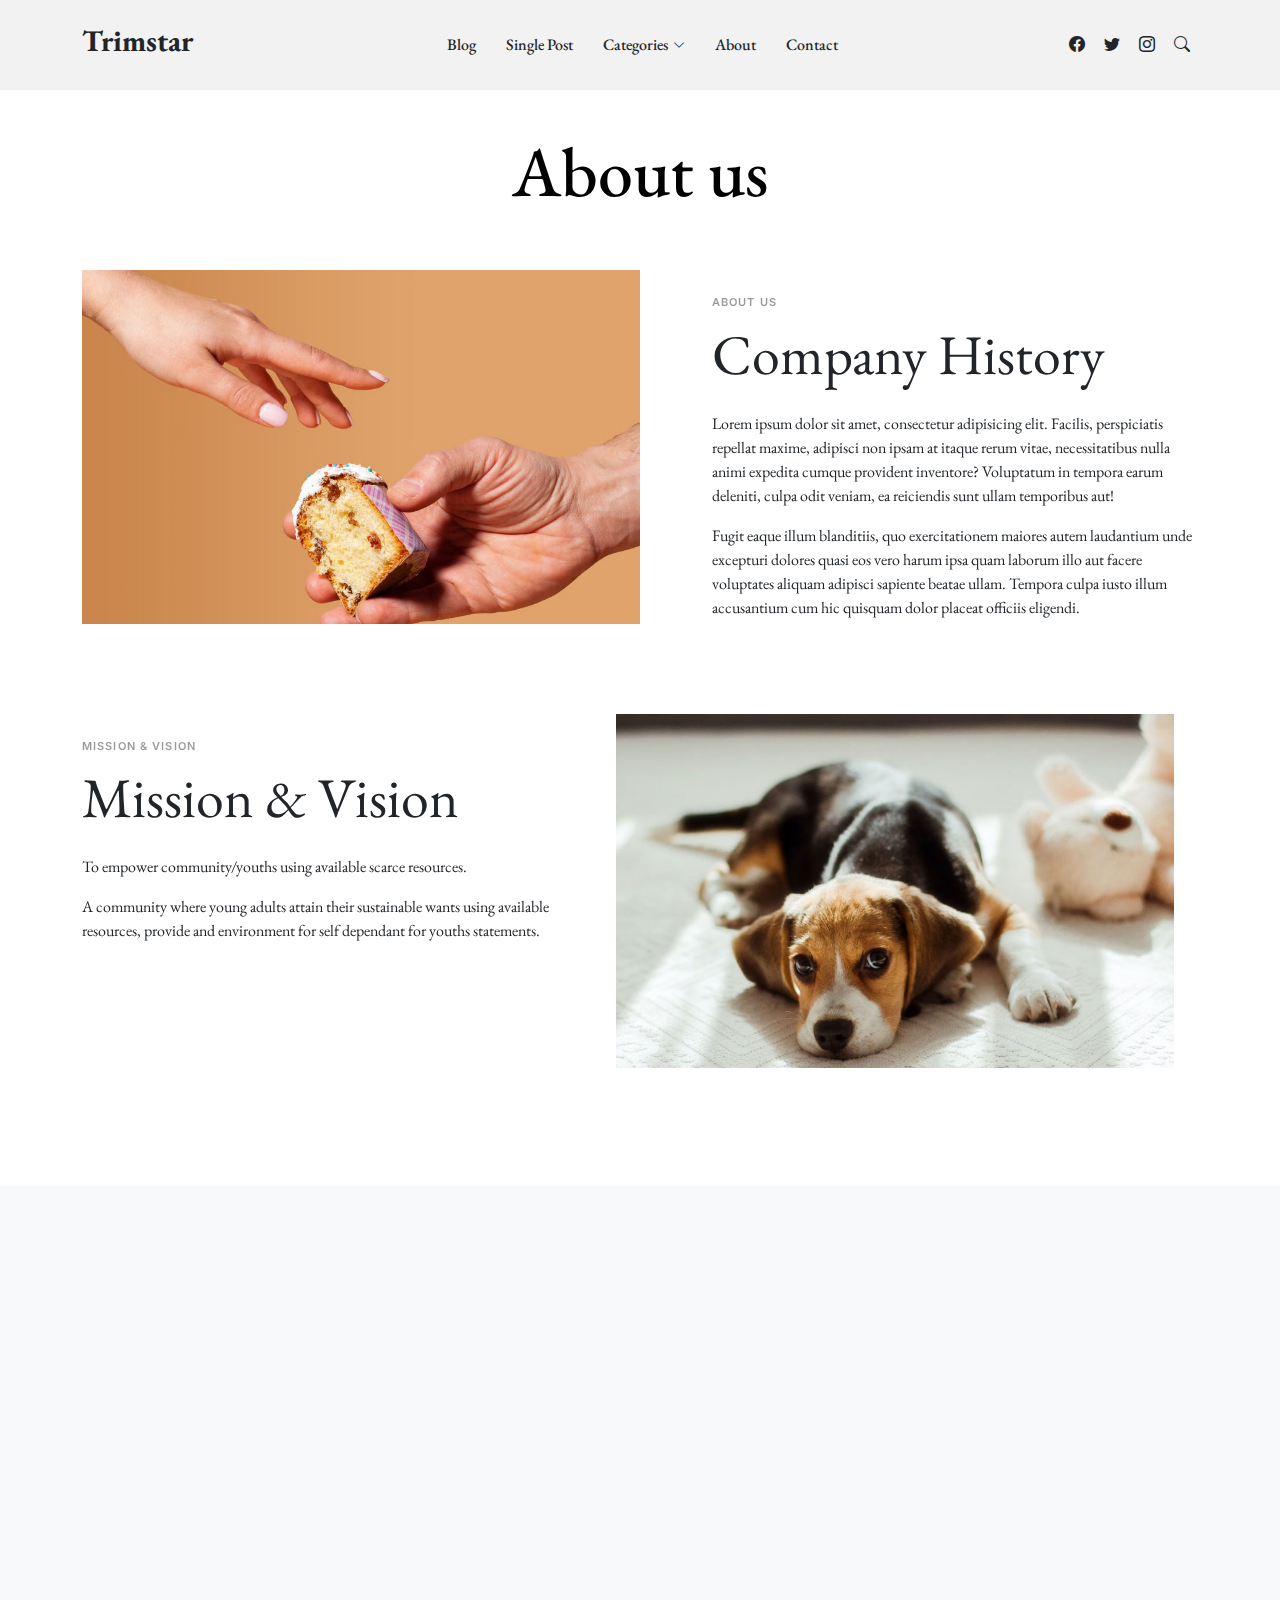
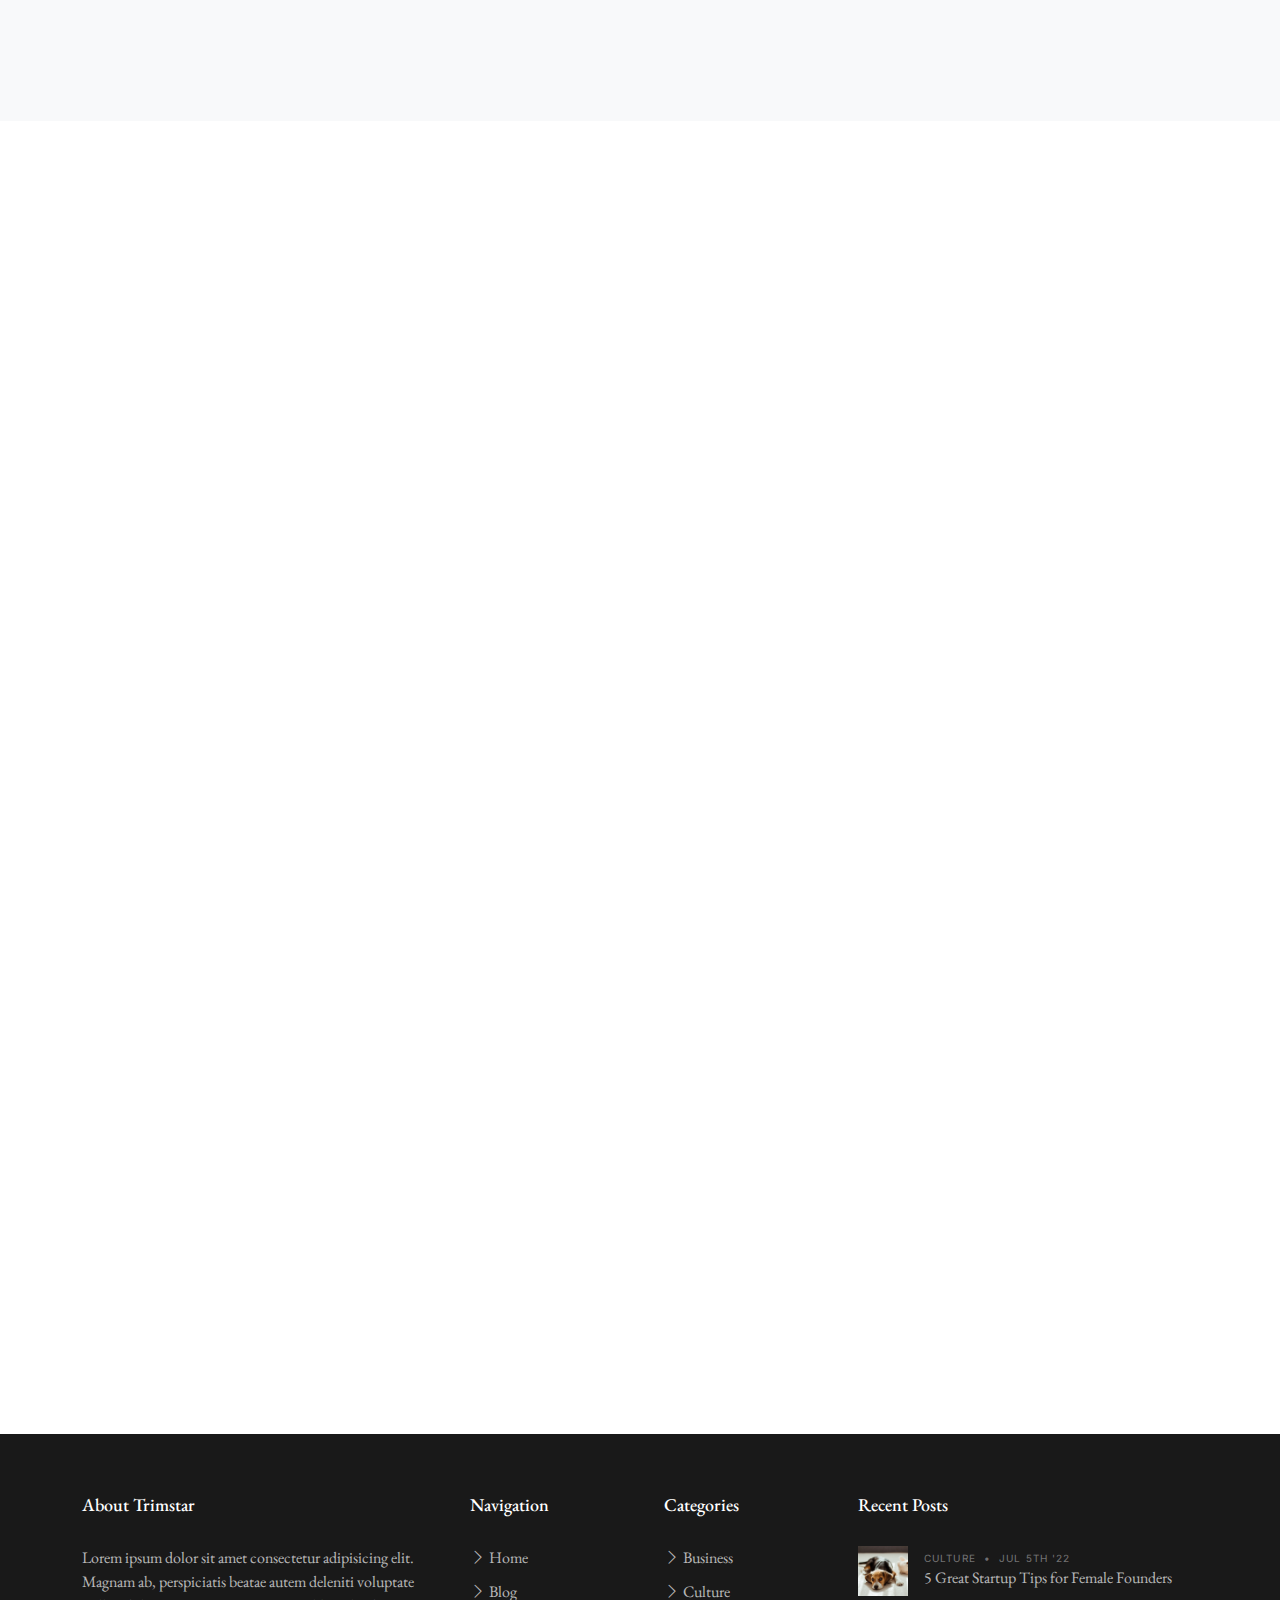
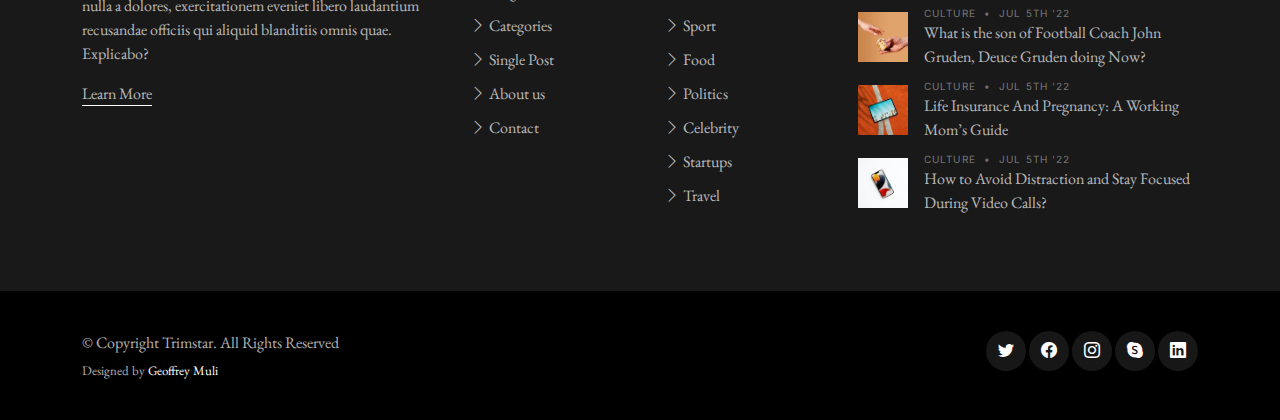
<file: about.html>
<!DOCTYPE html>
<html lang="en">

<head>
  <meta charset="utf-8">
  <meta content="width=device-width, initial-scale=1.0" name="viewport">

  <title>Trimstar Youth Empowerment - About</title>
  <meta content="" name="description">
  <meta content="" name="keywords">

  <!-- Favicons -->
  <link href="assets/img/favicon.png" rel="icon">
  <link href="assets/img/apple-touch-icon.png" rel="apple-touch-icon">

  <!-- Google Fonts -->
  <link rel="preconnect" href="https://fonts.googleapis.com">
  <link rel="preconnect" href="https://fonts.gstatic.com" crossorigin>
  <link href="https://fonts.googleapis.com/css2?family=EB+Garamond:wght@400;500&family=Inter:wght@400;500&family=Playfair+Display:ital,wght@0,400;0,700;1,400;1,700&display=swap" rel="stylesheet">

  <!-- Vendor CSS Files -->
  <link href="assets/vendor/bootstrap/css/bootstrap.min.css" rel="stylesheet">
  <link href="assets/vendor/bootstrap-icons/bootstrap-icons.css" rel="stylesheet">
  <link href="assets/vendor/swiper/swiper-bundle.min.css" rel="stylesheet">
  <link href="assets/vendor/glightbox/css/glightbox.min.css" rel="stylesheet">
  <link href="assets/vendor/aos/aos.css" rel="stylesheet">

  <!-- Template Main CSS Files -->
  <link href="assets/css/variables.css" rel="stylesheet">
  <link href="assets/css/main.css" rel="stylesheet">

  <!-- =======================================================
  * Template Name: ZenBlog - v1.0.0
  * Template URL: https://bootstrapmade.com/zenblog-bootstrap-blog-template/
  * Author: BootstrapMade.com
  * License: https:///bootstrapmade.com/license/
  ======================================================== -->
</head>

<body>

  <!-- ======= Header ======= -->
  <header id="header" class="header d-flex align-items-center fixed-top">
    <div class="container-fluid container-xl d-flex align-items-center justify-content-between">

      <a href="index.html" class="logo d-flex align-items-center">
        <!-- Uncomment the line below if you also wish to use an image logo -->
        <!-- <img src="assets/img/logo.png" alt=""> -->
        <h1>Trimstar</h1>
      </a>

      <nav id="navbar" class="navbar">
        <ul>
          <li><a href="index.html">Blog</a></li>
          <li><a href="single-post.html">Single Post</a></li>
          <li class="dropdown"><a href="category.html"><span>Categories</span> <i class="bi bi-chevron-down dropdown-indicator"></i></a>
            <ul>
              <li><a href="search-result.html">Search Result</a></li>
              <li><a href="#">Drop Down 1</a></li>
              <li class="dropdown"><a href="#"><span>Deep Drop Down</span> <i class="bi bi-chevron-down dropdown-indicator"></i></a>
                <ul>
                  <li><a href="#">Deep Drop Down 1</a></li>
                  <li><a href="#">Deep Drop Down 2</a></li>
                  <li><a href="#">Deep Drop Down 3</a></li>
                  <li><a href="#">Deep Drop Down 4</a></li>
                  <li><a href="#">Deep Drop Down 5</a></li>
                </ul>
              </li>
              <li><a href="#">Drop Down 2</a></li>
              <li><a href="#">Drop Down 3</a></li>
              <li><a href="#">Drop Down 4</a></li>
            </ul>
          </li>

          <li><a href="about.html">About</a></li>
          <li><a href="contact.html">Contact</a></li>
        </ul>
      </nav><!-- .navbar -->

      <div class="position-relative">
        <a href="#" class="mx-2"><span class="bi-facebook"></span></a>
        <a href="#" class="mx-2"><span class="bi-twitter"></span></a>
        <a href="#" class="mx-2"><span class="bi-instagram"></span></a>

        <a href="#" class="mx-2 js-search-open"><span class="bi-search"></span></a>
        <i class="bi bi-list mobile-nav-toggle"></i>

        <!-- ======= Search Form ======= -->
        <div class="search-form-wrap js-search-form-wrap">
          <form action="search-result.html" class="search-form">
            <span class="icon bi-search"></span>
            <input type="text" placeholder="Search" class="form-control">
            <button class="btn js-search-close"><span class="bi-x"></span></button>
          </form>
        </div><!-- End Search Form -->

      </div>

    </div>

  </header><!-- End Header -->

  <main id="main">
    <section>
      <div class="container" data-aos="fade-up">
        <div class="row">
          <div class="col-lg-12 text-center mb-5">
            <h1 class="page-title">About us</h1>
          </div>
        </div>

        <div class="row mb-5">

          <div class="d-md-flex post-entry-2 half">
            <a href="#" class="me-4 thumbnail">
              <img src="assets/img/post-landscape-2.jpg" alt="" class="img-fluid">
            </a>
            <div class="ps-md-5 mt-4 mt-md-0">
              <div class="post-meta mt-4">About us</div>
              <h2 class="mb-4 display-4">Company History</h2>

              <p>Lorem ipsum dolor sit amet, consectetur adipisicing elit. Facilis, perspiciatis repellat maxime, adipisci non ipsam at itaque rerum vitae, necessitatibus nulla animi expedita cumque provident inventore? Voluptatum in tempora earum deleniti, culpa odit veniam, ea reiciendis sunt ullam temporibus aut!</p>
              <p>Fugit eaque illum blanditiis, quo exercitationem maiores autem laudantium unde excepturi dolores quasi eos vero harum ipsa quam laborum illo aut facere voluptates aliquam adipisci sapiente beatae ullam. Tempora culpa iusto illum accusantium cum hic quisquam dolor placeat officiis eligendi.</p>
            </div>
          </div>

          <div class="d-md-flex post-entry-2 half mt-5">
            <a href="#" class="me-4 thumbnail order-2">
              <img src="assets/img/post-landscape-1.jpg" alt="" class="img-fluid">
            </a>
            <div class="pe-md-5 mt-4 mt-md-0">
              <div class="post-meta mt-4">Mission &amp; Vision</div>
              <h2 class="mb-4 display-4">Mission &amp; Vision</h2>

              <p>To empower community/youths using available scarce resources.</p>
              <p>A community where young adults attain their sustainable wants using available resources, provide and environment for
              self dependant for youths statements.</p>
            </div>
          </div>

        </div>

      </div>
    </section>

    <section class="mb-5 bg-light py-5">
      <div class="container" data-aos="fade-up">
        <div class="row justify-content-between align-items-lg-center">
          <div class="col-lg-5 mb-4 mb-lg-0">
            <h2 class="display-4 mb-4">Latest News</h2>
            <p>We, Trimstar Youth Empowerment visited the soul mercy children's Home on 18th Dec 2021 and all were invited
            to contribute and come share with the kids the little we had. Don't forget to carry a smile and donation for the
            children.</p>
            <p>At magni dolore ullam odio sapiente ipsam, numquam eius minus animi inventore alias quam fugit corrupti error iste laboriosam dolorum culpa doloremque eligendi repellat iusto vel impedit odit cum. Sequi atque molestias nesciunt rem eum pariatur quibusdam deleniti saepe eius maiores porro quam, praesentium ipsa deserunt laboriosam adipisci. Optio, animi!</p>
            <p><a href="#" class="more">View All Blog Posts</a></p>
          </div>
          <div class="col-lg-6">
            <div class="row">
              <div class="col-6">
                <img src="assets/img/post-portrait-3.jpg" alt="" class="img-fluid mb-4">
              </div>
              <div class="col-6 mt-4">
                <img src="assets/img/post-portrait-4.jpg" alt="" class="img-fluid mb-4">
              </div>
            </div>
          </div>
        </div>
      </div>
    </section>

    <section>
      <div class="container" data-aos="fade-up">
        <div class="row">
          <div class="col-12 text-center mb-5">
            <div class="row justify-content-center">
              <div class="col-lg-6">
                <h2 class="display-4">Our Team</h2>
                <p>Lorem ipsum dolor sit amet consectetur adipisicing elit. Nihil sint sed, fugit distinctio ad eius itaque deserunt doloribus harum excepturi laudantium sit officiis et eaque blanditiis. Dolore natus excepturi recusandae.</p>
              </div>
            </div>
          </div>
          <div class="col-lg-4 text-center mb-5">
            <img src="assets/img/person-1.jpg" alt="" class="img-fluid rounded-circle w-50 mb-4">
            <h4>Cameron Williamson</h4>
            <span class="d-block mb-3 text-uppercase">Founder &amp; CEO</span>
            <p>Lorem ipsum dolor sit amet, consectetur adipisicing elit. Facilis, perspiciatis repellat maxime, adipisci non ipsam at itaque rerum vitae, necessitatibus nulla animi expedita cumque provident inventore? Voluptatum in tempora earum deleniti, culpa odit veniam, ea reiciendis sunt ullam temporibus aut!</p>
          </div>
          <div class="col-lg-4 text-center mb-5">
            <img src="assets/img/person-2.jpg" alt="" class="img-fluid rounded-circle w-50 mb-4">
            <h4>Wade Warren</h4>
            <span class="d-block mb-3 text-uppercase">Founder, VP</span>
            <p>Lorem ipsum dolor sit amet, consectetur adipisicing elit. Facilis, perspiciatis repellat maxime, adipisci non ipsam at itaque rerum vitae, necessitatibus nulla animi expedita cumque provident inventore? Voluptatum in tempora earum deleniti, culpa odit veniam, ea reiciendis sunt ullam temporibus aut!</p>
          </div>
          <div class="col-lg-4 text-center mb-5">
            <img src="assets/img/person-3.jpg" alt="" class="img-fluid rounded-circle w-50 mb-4">
            <h4>Jane Cooper</h4>
            <span class="d-block mb-3 text-uppercase">Editor Staff</span>
            <p>Lorem ipsum dolor sit amet, consectetur adipisicing elit. Facilis, perspiciatis repellat maxime, adipisci non ipsam at itaque rerum vitae, necessitatibus nulla animi expedita cumque provident inventore? Voluptatum in tempora earum deleniti, culpa odit veniam, ea reiciendis sunt ullam temporibus aut!</p>
          </div>
          <div class="col-lg-4 text-center mb-5">
            <img src="assets/img/person-4.jpg" alt="" class="img-fluid rounded-circle w-50 mb-4">
            <h4>Cameron Williamson</h4>
            <span class="d-block mb-3 text-uppercase">Editor Staff</span>
            <p>Lorem ipsum dolor sit amet, consectetur adipisicing elit. Facilis, perspiciatis repellat maxime, adipisci non ipsam at itaque rerum vitae, necessitatibus nulla animi expedita cumque provident inventore? Voluptatum in tempora earum deleniti, culpa odit veniam, ea reiciendis sunt ullam temporibus aut!</p>
          </div>
          <div class="col-lg-4 text-center mb-5">
            <img src="assets/img/person-5.jpg" alt="" class="img-fluid rounded-circle w-50 mb-4">
            <h4>Cameron Williamson</h4>
            <span class="d-block mb-3 text-uppercase">Editor Staff</span>
            <p>Lorem ipsum dolor sit amet, consectetur adipisicing elit. Facilis, perspiciatis repellat maxime, adipisci non ipsam at itaque rerum vitae, necessitatibus nulla animi expedita cumque provident inventore? Voluptatum in tempora earum deleniti, culpa odit veniam, ea reiciendis sunt ullam temporibus aut!</p>
          </div>
          <div class="col-lg-4 text-center mb-5">
            <img src="assets/img/person-6.jpg" alt="" class="img-fluid rounded-circle w-50 mb-4">
            <h4>Cameron Williamson</h4>
            <span class="d-block mb-3 text-uppercase">Editor Staff</span>
            <p>Lorem ipsum dolor sit amet, consectetur adipisicing elit. Facilis, perspiciatis repellat maxime, adipisci non ipsam at itaque rerum vitae, necessitatibus nulla animi expedita cumque provident inventore? Voluptatum in tempora earum deleniti, culpa odit veniam, ea reiciendis sunt ullam temporibus aut!</p>
          </div>
        </div>
      </div>
    </section>

  </main><!-- End #main -->

  <!-- ======= Footer ======= -->
  <footer id="footer" class="footer">

    <div class="footer-content">
      <div class="container">

        <div class="row g-5">
          <div class="col-lg-4">
            <h3 class="footer-heading">About Trimstar</h3>
            <p>Lorem ipsum dolor sit amet consectetur adipisicing elit. Magnam ab, perspiciatis beatae autem deleniti voluptate nulla a dolores, exercitationem eveniet libero laudantium recusandae officiis qui aliquid blanditiis omnis quae. Explicabo?</p>
            <p><a href="about.html" class="footer-link-more">Learn More</a></p>
          </div>
          <div class="col-6 col-lg-2">
            <h3 class="footer-heading">Navigation</h3>
            <ul class="footer-links list-unstyled">
              <li><a href="index.html"><i class="bi bi-chevron-right"></i> Home</a></li>
              <li><a href="index.html"><i class="bi bi-chevron-right"></i> Blog</a></li>
              <li><a href="category.html"><i class="bi bi-chevron-right"></i> Categories</a></li>
              <li><a href="single-post.html"><i class="bi bi-chevron-right"></i> Single Post</a></li>
              <li><a href="about.html"><i class="bi bi-chevron-right"></i> About us</a></li>
              <li><a href="contact.html"><i class="bi bi-chevron-right"></i> Contact</a></li>
            </ul>
          </div>
          <div class="col-6 col-lg-2">
            <h3 class="footer-heading">Categories</h3>
            <ul class="footer-links list-unstyled">
              <li><a href="category.html"><i class="bi bi-chevron-right"></i> Business</a></li>
              <li><a href="category.html"><i class="bi bi-chevron-right"></i> Culture</a></li>
              <li><a href="category.html"><i class="bi bi-chevron-right"></i> Sport</a></li>
              <li><a href="category.html"><i class="bi bi-chevron-right"></i> Food</a></li>
              <li><a href="category.html"><i class="bi bi-chevron-right"></i> Politics</a></li>
              <li><a href="category.html"><i class="bi bi-chevron-right"></i> Celebrity</a></li>
              <li><a href="category.html"><i class="bi bi-chevron-right"></i> Startups</a></li>
              <li><a href="category.html"><i class="bi bi-chevron-right"></i> Travel</a></li>

            </ul>
          </div>

          <div class="col-lg-4">
            <h3 class="footer-heading">Recent Posts</h3>

            <ul class="footer-links footer-blog-entry list-unstyled">
              <li>
                <a href="single-post.html" class="d-flex align-items-center">
                  <img src="assets/img/post-sq-1.jpg" alt="" class="img-fluid me-3">
                  <div>
                    <div class="post-meta d-block"><span class="date">Culture</span> <span class="mx-1">&bullet;</span> <span>Jul 5th '22</span></div>
                    <span>5 Great Startup Tips for Female Founders</span>
                  </div>
                </a>
              </li>

              <li>
                <a href="single-post.html" class="d-flex align-items-center">
                  <img src="assets/img/post-sq-2.jpg" alt="" class="img-fluid me-3">
                  <div>
                    <div class="post-meta d-block"><span class="date">Culture</span> <span class="mx-1">&bullet;</span> <span>Jul 5th '22</span></div>
                    <span>What is the son of Football Coach John Gruden, Deuce Gruden doing Now?</span>
                  </div>
                </a>
              </li>

              <li>
                <a href="single-post.html" class="d-flex align-items-center">
                  <img src="assets/img/post-sq-3.jpg" alt="" class="img-fluid me-3">
                  <div>
                    <div class="post-meta d-block"><span class="date">Culture</span> <span class="mx-1">&bullet;</span> <span>Jul 5th '22</span></div>
                    <span>Life Insurance And Pregnancy: A Working Mom’s Guide</span>
                  </div>
                </a>
              </li>

              <li>
                <a href="single-post.html" class="d-flex align-items-center">
                  <img src="assets/img/post-sq-4.jpg" alt="" class="img-fluid me-3">
                  <div>
                    <div class="post-meta d-block"><span class="date">Culture</span> <span class="mx-1">&bullet;</span> <span>Jul 5th '22</span></div>
                    <span>How to Avoid Distraction and Stay Focused During Video Calls?</span>
                  </div>
                </a>
              </li>

            </ul>

          </div>
        </div>
      </div>
    </div>

    <div class="footer-legal">
      <div class="container">

        <div class="row justify-content-between">
          <div class="col-md-6 text-center text-md-start mb-3 mb-md-0">
            <div class="copyright">
              © Copyright <strong><span>Trimstar</span></strong>. All Rights Reserved
            </div>

            <div class="credits">
              <!-- All the links in the footer should remain intact. -->
              <!-- You can delete the links only if you purchased the pro version. -->
              <!-- Licensing information: https://bootstrapmade.com/license/ -->
              <!-- Purchase the pro version with working PHP/AJAX contact form: https://bootstrapmade.com/herobiz-bootstrap-business-template/ -->
              Designed by <a href="https://bootstrapmade.com/">Geoffrey Muli</a>
            </div>

          </div>

          <div class="col-md-6">
            <div class="social-links mb-3 mb-lg-0 text-center text-md-end">
              <a href="#" class="twitter"><i class="bi bi-twitter"></i></a>
              <a href="#" class="facebook"><i class="bi bi-facebook"></i></a>
              <a href="#" class="instagram"><i class="bi bi-instagram"></i></a>
              <a href="#" class="google-plus"><i class="bi bi-skype"></i></a>
              <a href="#" class="linkedin"><i class="bi bi-linkedin"></i></a>
            </div>

          </div>

        </div>

      </div>
    </div>

  </footer>

  <a href="#" class="scroll-top d-flex align-items-center justify-content-center"><i class="bi bi-arrow-up-short"></i></a>

  <!-- Vendor JS Files -->
  <script src="assets/vendor/bootstrap/js/bootstrap.bundle.min.js"></script>
  <script src="assets/vendor/swiper/swiper-bundle.min.js"></script>
  <script src="assets/vendor/glightbox/js/glightbox.min.js"></script>
  <script src="assets/vendor/aos/aos.js"></script>
  <script src="assets/vendor/php-email-form/validate.js"></script>

  <!-- Template Main JS File -->
  <script src="assets/js/main.js"></script>

</body>

</html>
</file>
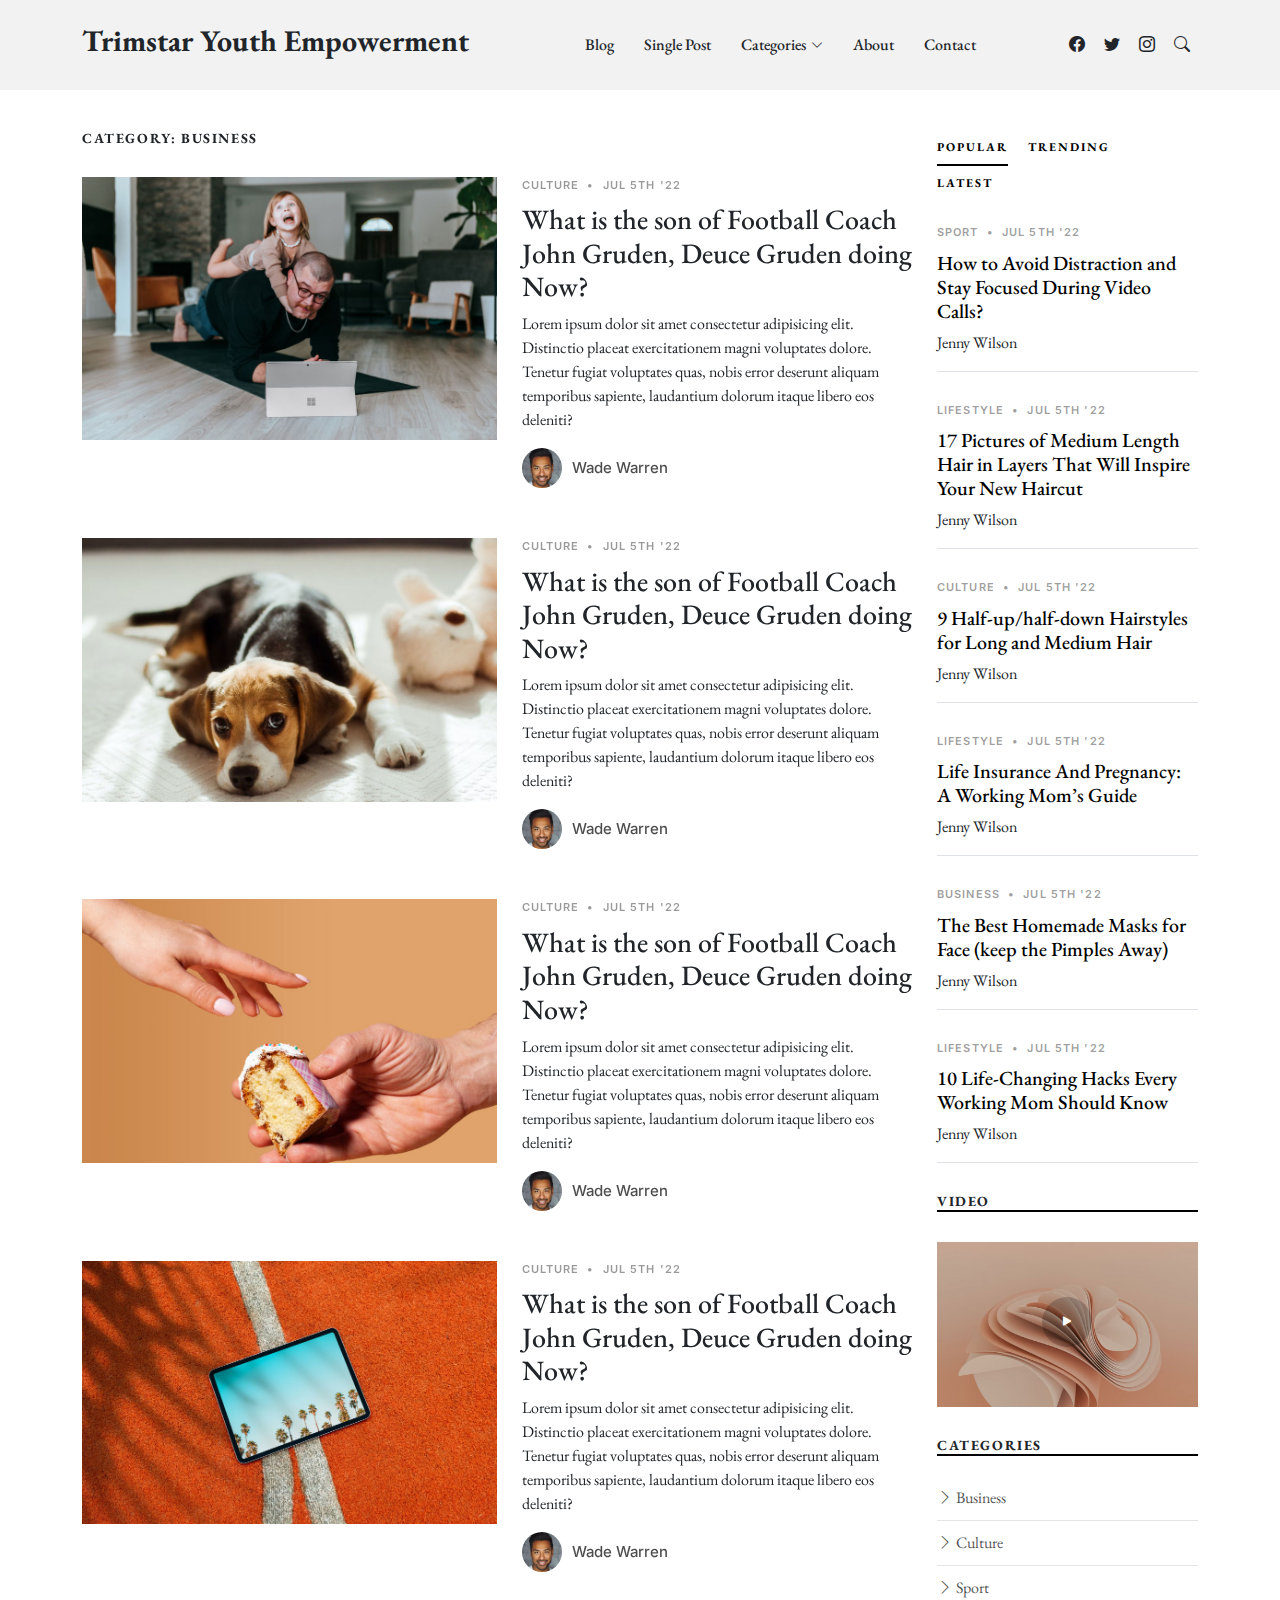
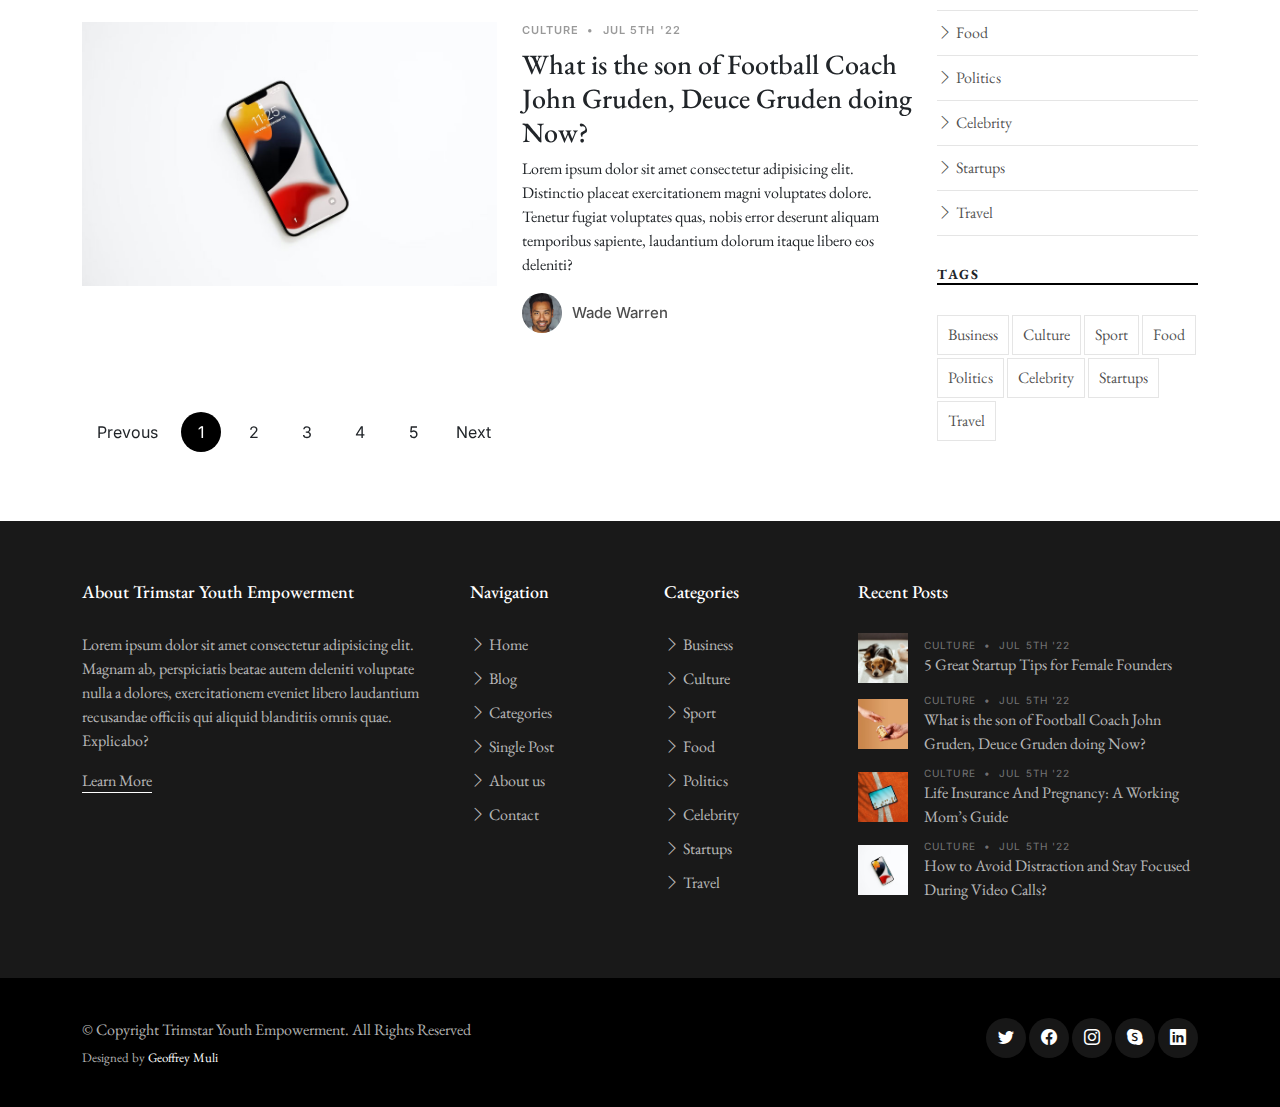
<file: category.html>
<!DOCTYPE html>
<html lang="en">

<head>
  <meta charset="utf-8">
  <meta content="width=device-width, initial-scale=1.0" name="viewport">

  <title>Trimstar Youth Empowerment- Category</title>
  <meta content="" name="description">
  <meta content="" name="keywords">

  <!-- Favicons -->
  <link href="assets/img/favicon.png" rel="icon">
  <link href="assets/img/apple-touch-icon.png" rel="apple-touch-icon">

  <!-- Google Fonts -->
  <link rel="preconnect" href="https://fonts.googleapis.com">
  <link rel="preconnect" href="https://fonts.gstatic.com" crossorigin>
  <link href="https://fonts.googleapis.com/css2?family=EB+Garamond:wght@400;500&family=Inter:wght@400;500&family=Playfair+Display:ital,wght@0,400;0,700;1,400;1,700&display=swap" rel="stylesheet">

  <!-- Vendor CSS Files -->
  <link href="assets/vendor/bootstrap/css/bootstrap.min.css" rel="stylesheet">
  <link href="assets/vendor/bootstrap-icons/bootstrap-icons.css" rel="stylesheet">
  <link href="assets/vendor/swiper/swiper-bundle.min.css" rel="stylesheet">
  <link href="assets/vendor/glightbox/css/glightbox.min.css" rel="stylesheet">
  <link href="assets/vendor/aos/aos.css" rel="stylesheet">

  <!-- Template Main CSS Files -->
  <link href="assets/css/variables.css" rel="stylesheet">
  <link href="assets/css/main.css" rel="stylesheet">

  <!-- =======================================================
  * Template Name: ZenBlog - v1.0.0
  * Template URL: https://bootstrapmade.com/zenblog-bootstrap-blog-template/
  * Author: BootstrapMade.com
  * License: https:///bootstrapmade.com/license/
  ======================================================== -->
</head>

<body>

  <!-- ======= Header ======= -->
  <header id="header" class="header d-flex align-items-center fixed-top">
    <div class="container-fluid container-xl d-flex align-items-center justify-content-between">

      <a href="index.html" class="logo d-flex align-items-center">
        <!-- Uncomment the line below if you also wish to use an image logo -->
        <!-- <img src="assets/img/logo.png" alt=""> -->
        <h1>Trimstar Youth Empowerment</h1>
      </a>

      <nav id="navbar" class="navbar">
        <ul>
          <li><a href="index.html">Blog</a></li>
          <li><a href="single-post.html">Single Post</a></li>
          <li class="dropdown"><a href="category.html"><span>Categories</span> <i class="bi bi-chevron-down dropdown-indicator"></i></a>
            <ul>
              <li><a href="search-result.html">Search Result</a></li>
              <li><a href="#">Drop Down 1</a></li>
              <li class="dropdown"><a href="#"><span>Deep Drop Down</span> <i class="bi bi-chevron-down dropdown-indicator"></i></a>
                <ul>
                  <li><a href="#">Deep Drop Down 1</a></li>
                  <li><a href="#">Deep Drop Down 2</a></li>
                  <li><a href="#">Deep Drop Down 3</a></li>
                  <li><a href="#">Deep Drop Down 4</a></li>
                  <li><a href="#">Deep Drop Down 5</a></li>
                </ul>
              </li>
              <li><a href="#">Drop Down 2</a></li>
              <li><a href="#">Drop Down 3</a></li>
              <li><a href="#">Drop Down 4</a></li>
            </ul>
          </li>

          <li><a href="about.html">About</a></li>
          <li><a href="contact.html">Contact</a></li>
        </ul>
      </nav><!-- .navbar -->

      <div class="position-relative">
        <a href="#" class="mx-2"><span class="bi-facebook"></span></a>
        <a href="#" class="mx-2"><span class="bi-twitter"></span></a>
        <a href="#" class="mx-2"><span class="bi-instagram"></span></a>

        <a href="#" class="mx-2 js-search-open"><span class="bi-search"></span></a>
        <i class="bi bi-list mobile-nav-toggle"></i>

        <!-- ======= Search Form ======= -->
        <div class="search-form-wrap js-search-form-wrap">
          <form action="search-result.html" class="search-form">
            <span class="icon bi-search"></span>
            <input type="text" placeholder="Search" class="form-control">
            <button class="btn js-search-close"><span class="bi-x"></span></button>
          </form>
        </div><!-- End Search Form -->

      </div>

    </div>

  </header><!-- End Header -->

  <main id="main">
    <section>
      <div class="container">
        <div class="row">

          <div class="col-md-9" data-aos="fade-up">
            <h3 class="category-title">Category: Business</h3>

            <div class="d-md-flex post-entry-2 half">
              <a href="single-post.html" class="me-4 thumbnail">
                <img src="assets/img/post-landscape-6.jpg" alt="" class="img-fluid">
              </a>
              <div>
                <div class="post-meta"><span class="date">Culture</span> <span class="mx-1">&bullet;</span> <span>Jul 5th '22</span></div>
                <h3><a href="single-post.html">What is the son of Football Coach John Gruden, Deuce Gruden doing Now?</a></h3>
                <p>Lorem ipsum dolor sit amet consectetur adipisicing elit. Distinctio placeat exercitationem magni voluptates dolore. Tenetur fugiat voluptates quas, nobis error deserunt aliquam temporibus sapiente, laudantium dolorum itaque libero eos deleniti?</p>
                <div class="d-flex align-items-center author">
                  <div class="photo"><img src="assets/img/person-2.jpg" alt="" class="img-fluid"></div>
                  <div class="name">
                    <h3 class="m-0 p-0">Wade Warren</h3>
                  </div>
                </div>
              </div>
            </div>

            <div class="d-md-flex post-entry-2 half">
              <a href="single-post.html" class="me-4 thumbnail">
                <img src="assets/img/post-landscape-1.jpg" alt="" class="img-fluid">
              </a>
              <div>
                <div class="post-meta"><span class="date">Culture</span> <span class="mx-1">&bullet;</span> <span>Jul 5th '22</span></div>
                <h3><a href="single-post.html">What is the son of Football Coach John Gruden, Deuce Gruden doing Now?</a></h3>
                <p>Lorem ipsum dolor sit amet consectetur adipisicing elit. Distinctio placeat exercitationem magni voluptates dolore. Tenetur fugiat voluptates quas, nobis error deserunt aliquam temporibus sapiente, laudantium dolorum itaque libero eos deleniti?</p>
                <div class="d-flex align-items-center author">
                  <div class="photo"><img src="assets/img/person-2.jpg" alt="" class="img-fluid"></div>
                  <div class="name">
                    <h3 class="m-0 p-0">Wade Warren</h3>
                  </div>
                </div>
              </div>
            </div>

            <div class="d-md-flex post-entry-2 half">
              <a href="single-post.html" class="me-4 thumbnail">
                <img src="assets/img/post-landscape-2.jpg" alt="" class="img-fluid">
              </a>
              <div>
                <div class="post-meta"><span class="date">Culture</span> <span class="mx-1">&bullet;</span> <span>Jul 5th '22</span></div>
                <h3><a href="single-post.html">What is the son of Football Coach John Gruden, Deuce Gruden doing Now?</a></h3>
                <p>Lorem ipsum dolor sit amet consectetur adipisicing elit. Distinctio placeat exercitationem magni voluptates dolore. Tenetur fugiat voluptates quas, nobis error deserunt aliquam temporibus sapiente, laudantium dolorum itaque libero eos deleniti?</p>
                <div class="d-flex align-items-center author">
                  <div class="photo"><img src="assets/img/person-2.jpg" alt="" class="img-fluid"></div>
                  <div class="name">
                    <h3 class="m-0 p-0">Wade Warren</h3>
                  </div>
                </div>
              </div>
            </div>

            <div class="d-md-flex post-entry-2 half">
              <a href="single-post.html" class="me-4 thumbnail">
                <img src="assets/img/post-landscape-3.jpg" alt="" class="img-fluid">
              </a>
              <div>
                <div class="post-meta"><span class="date">Culture</span> <span class="mx-1">&bullet;</span> <span>Jul 5th '22</span></div>
                <h3><a href="single-post.html">What is the son of Football Coach John Gruden, Deuce Gruden doing Now?</a></h3>
                <p>Lorem ipsum dolor sit amet consectetur adipisicing elit. Distinctio placeat exercitationem magni voluptates dolore. Tenetur fugiat voluptates quas, nobis error deserunt aliquam temporibus sapiente, laudantium dolorum itaque libero eos deleniti?</p>
                <div class="d-flex align-items-center author">
                  <div class="photo"><img src="assets/img/person-2.jpg" alt="" class="img-fluid"></div>
                  <div class="name">
                    <h3 class="m-0 p-0">Wade Warren</h3>
                  </div>
                </div>
              </div>
            </div>

            <div class="d-md-flex post-entry-2 half">
              <a href="single-post.html" class="me-4 thumbnail">
                <img src="assets/img/post-landscape-4.jpg" alt="" class="img-fluid">
              </a>
              <div>
                <div class="post-meta"><span class="date">Culture</span> <span class="mx-1">&bullet;</span> <span>Jul 5th '22</span></div>
                <h3><a href="single-post.html">What is the son of Football Coach John Gruden, Deuce Gruden doing Now?</a></h3>
                <p>Lorem ipsum dolor sit amet consectetur adipisicing elit. Distinctio placeat exercitationem magni voluptates dolore. Tenetur fugiat voluptates quas, nobis error deserunt aliquam temporibus sapiente, laudantium dolorum itaque libero eos deleniti?</p>
                <div class="d-flex align-items-center author">
                  <div class="photo"><img src="assets/img/person-2.jpg" alt="" class="img-fluid"></div>
                  <div class="name">
                    <h3 class="m-0 p-0">Wade Warren</h3>
                  </div>
                </div>
              </div>
            </div>

            <div class="text-start py-4">
              <div class="custom-pagination">
                <a href="#" class="prev">Prevous</a>
                <a href="#" class="active">1</a>
                <a href="#">2</a>
                <a href="#">3</a>
                <a href="#">4</a>
                <a href="#">5</a>
                <a href="#" class="next">Next</a>
              </div>
            </div>
          </div>

          <div class="col-md-3">
            <!-- ======= Sidebar ======= -->
            <div class="aside-block">

              <ul class="nav nav-pills custom-tab-nav mb-4" id="pills-tab" role="tablist">
                <li class="nav-item" role="presentation">
                  <button class="nav-link active" id="pills-popular-tab" data-bs-toggle="pill" data-bs-target="#pills-popular" type="button" role="tab" aria-controls="pills-popular" aria-selected="true">Popular</button>
                </li>
                <li class="nav-item" role="presentation">
                  <button class="nav-link" id="pills-trending-tab" data-bs-toggle="pill" data-bs-target="#pills-trending" type="button" role="tab" aria-controls="pills-trending" aria-selected="false">Trending</button>
                </li>
                <li class="nav-item" role="presentation">
                  <button class="nav-link" id="pills-latest-tab" data-bs-toggle="pill" data-bs-target="#pills-latest" type="button" role="tab" aria-controls="pills-latest" aria-selected="false">Latest</button>
                </li>
              </ul>

              <div class="tab-content" id="pills-tabContent">

                <!-- Popular -->
                <div class="tab-pane fade show active" id="pills-popular" role="tabpanel" aria-labelledby="pills-popular-tab">
                  <div class="post-entry-1 border-bottom">
                    <div class="post-meta"><span class="date">Sport</span> <span class="mx-1">&bullet;</span> <span>Jul 5th '22</span></div>
                    <h2 class="mb-2"><a href="#">How to Avoid Distraction and Stay Focused During Video Calls?</a></h2>
                    <span class="author mb-3 d-block">Jenny Wilson</span>
                  </div>

                  <div class="post-entry-1 border-bottom">
                    <div class="post-meta"><span class="date">Lifestyle</span> <span class="mx-1">&bullet;</span> <span>Jul 5th '22</span></div>
                    <h2 class="mb-2"><a href="#">17 Pictures of Medium Length Hair in Layers That Will Inspire Your New Haircut</a></h2>
                    <span class="author mb-3 d-block">Jenny Wilson</span>
                  </div>

                  <div class="post-entry-1 border-bottom">
                    <div class="post-meta"><span class="date">Culture</span> <span class="mx-1">&bullet;</span> <span>Jul 5th '22</span></div>
                    <h2 class="mb-2"><a href="#">9 Half-up/half-down Hairstyles for Long and Medium Hair</a></h2>
                    <span class="author mb-3 d-block">Jenny Wilson</span>
                  </div>

                  <div class="post-entry-1 border-bottom">
                    <div class="post-meta"><span class="date">Lifestyle</span> <span class="mx-1">&bullet;</span> <span>Jul 5th '22</span></div>
                    <h2 class="mb-2"><a href="#">Life Insurance And Pregnancy: A Working Mom’s Guide</a></h2>
                    <span class="author mb-3 d-block">Jenny Wilson</span>
                  </div>

                  <div class="post-entry-1 border-bottom">
                    <div class="post-meta"><span class="date">Business</span> <span class="mx-1">&bullet;</span> <span>Jul 5th '22</span></div>
                    <h2 class="mb-2"><a href="#">The Best Homemade Masks for Face (keep the Pimples Away)</a></h2>
                    <span class="author mb-3 d-block">Jenny Wilson</span>
                  </div>

                  <div class="post-entry-1 border-bottom">
                    <div class="post-meta"><span class="date">Lifestyle</span> <span class="mx-1">&bullet;</span> <span>Jul 5th '22</span></div>
                    <h2 class="mb-2"><a href="#">10 Life-Changing Hacks Every Working Mom Should Know</a></h2>
                    <span class="author mb-3 d-block">Jenny Wilson</span>
                  </div>
                </div> <!-- End Popular -->

                <!-- Trending -->
                <div class="tab-pane fade" id="pills-trending" role="tabpanel" aria-labelledby="pills-trending-tab">
                  <div class="post-entry-1 border-bottom">
                    <div class="post-meta"><span class="date">Lifestyle</span> <span class="mx-1">&bullet;</span> <span>Jul 5th '22</span></div>
                    <h2 class="mb-2"><a href="#">17 Pictures of Medium Length Hair in Layers That Will Inspire Your New Haircut</a></h2>
                    <span class="author mb-3 d-block">Jenny Wilson</span>
                  </div>

                  <div class="post-entry-1 border-bottom">
                    <div class="post-meta"><span class="date">Culture</span> <span class="mx-1">&bullet;</span> <span>Jul 5th '22</span></div>
                    <h2 class="mb-2"><a href="#">9 Half-up/half-down Hairstyles for Long and Medium Hair</a></h2>
                    <span class="author mb-3 d-block">Jenny Wilson</span>
                  </div>

                  <div class="post-entry-1 border-bottom">
                    <div class="post-meta"><span class="date">Lifestyle</span> <span class="mx-1">&bullet;</span> <span>Jul 5th '22</span></div>
                    <h2 class="mb-2"><a href="#">Life Insurance And Pregnancy: A Working Mom’s Guide</a></h2>
                    <span class="author mb-3 d-block">Jenny Wilson</span>
                  </div>

                  <div class="post-entry-1 border-bottom">
                    <div class="post-meta"><span class="date">Sport</span> <span class="mx-1">&bullet;</span> <span>Jul 5th '22</span></div>
                    <h2 class="mb-2"><a href="#">How to Avoid Distraction and Stay Focused During Video Calls?</a></h2>
                    <span class="author mb-3 d-block">Jenny Wilson</span>
                  </div>
                  <div class="post-entry-1 border-bottom">
                    <div class="post-meta"><span class="date">Business</span> <span class="mx-1">&bullet;</span> <span>Jul 5th '22</span></div>
                    <h2 class="mb-2"><a href="#">The Best Homemade Masks for Face (keep the Pimples Away)</a></h2>
                    <span class="author mb-3 d-block">Jenny Wilson</span>
                  </div>

                  <div class="post-entry-1 border-bottom">
                    <div class="post-meta"><span class="date">Lifestyle</span> <span class="mx-1">&bullet;</span> <span>Jul 5th '22</span></div>
                    <h2 class="mb-2"><a href="#">10 Life-Changing Hacks Every Working Mom Should Know</a></h2>
                    <span class="author mb-3 d-block">Jenny Wilson</span>
                  </div>
                </div> <!-- End Trending -->

                <!-- Latest -->
                <div class="tab-pane fade" id="pills-latest" role="tabpanel" aria-labelledby="pills-latest-tab">
                  <div class="post-entry-1 border-bottom">
                    <div class="post-meta"><span class="date">Lifestyle</span> <span class="mx-1">&bullet;</span> <span>Jul 5th '22</span></div>
                    <h2 class="mb-2"><a href="#">Life Insurance And Pregnancy: A Working Mom’s Guide</a></h2>
                    <span class="author mb-3 d-block">Jenny Wilson</span>
                  </div>

                  <div class="post-entry-1 border-bottom">
                    <div class="post-meta"><span class="date">Business</span> <span class="mx-1">&bullet;</span> <span>Jul 5th '22</span></div>
                    <h2 class="mb-2"><a href="#">The Best Homemade Masks for Face (keep the Pimples Away)</a></h2>
                    <span class="author mb-3 d-block">Jenny Wilson</span>
                  </div>

                  <div class="post-entry-1 border-bottom">
                    <div class="post-meta"><span class="date">Lifestyle</span> <span class="mx-1">&bullet;</span> <span>Jul 5th '22</span></div>
                    <h2 class="mb-2"><a href="#">10 Life-Changing Hacks Every Working Mom Should Know</a></h2>
                    <span class="author mb-3 d-block">Jenny Wilson</span>
                  </div>

                  <div class="post-entry-1 border-bottom">
                    <div class="post-meta"><span class="date">Sport</span> <span class="mx-1">&bullet;</span> <span>Jul 5th '22</span></div>
                    <h2 class="mb-2"><a href="#">How to Avoid Distraction and Stay Focused During Video Calls?</a></h2>
                    <span class="author mb-3 d-block">Jenny Wilson</span>
                  </div>

                  <div class="post-entry-1 border-bottom">
                    <div class="post-meta"><span class="date">Lifestyle</span> <span class="mx-1">&bullet;</span> <span>Jul 5th '22</span></div>
                    <h2 class="mb-2"><a href="#">17 Pictures of Medium Length Hair in Layers That Will Inspire Your New Haircut</a></h2>
                    <span class="author mb-3 d-block">Jenny Wilson</span>
                  </div>

                  <div class="post-entry-1 border-bottom">
                    <div class="post-meta"><span class="date">Culture</span> <span class="mx-1">&bullet;</span> <span>Jul 5th '22</span></div>
                    <h2 class="mb-2"><a href="#">9 Half-up/half-down Hairstyles for Long and Medium Hair</a></h2>
                    <span class="author mb-3 d-block">Jenny Wilson</span>
                  </div>

                </div> <!-- End Latest -->

              </div>
            </div>

            <div class="aside-block">
              <h3 class="aside-title">Video</h3>
              <div class="video-post">
                <a href="https://www.youtube.com/watch?v=AiFfDjmd0jU" class="glightbox link-video">
                  <span class="bi-play-fill"></span>
                  <img src="assets/img/post-landscape-5.jpg" alt="" class="img-fluid">
                </a>
              </div>
            </div><!-- End Video -->

            <div class="aside-block">
              <h3 class="aside-title">Categories</h3>
              <ul class="aside-links list-unstyled">
                <li><a href="category.html"><i class="bi bi-chevron-right"></i> Business</a></li>
                <li><a href="category.html"><i class="bi bi-chevron-right"></i> Culture</a></li>
                <li><a href="category.html"><i class="bi bi-chevron-right"></i> Sport</a></li>
                <li><a href="category.html"><i class="bi bi-chevron-right"></i> Food</a></li>
                <li><a href="category.html"><i class="bi bi-chevron-right"></i> Politics</a></li>
                <li><a href="category.html"><i class="bi bi-chevron-right"></i> Celebrity</a></li>
                <li><a href="category.html"><i class="bi bi-chevron-right"></i> Startups</a></li>
                <li><a href="category.html"><i class="bi bi-chevron-right"></i> Travel</a></li>
              </ul>
            </div><!-- End Categories -->

            <div class="aside-block">
              <h3 class="aside-title">Tags</h3>
              <ul class="aside-tags list-unstyled">
                <li><a href="category.html">Business</a></li>
                <li><a href="category.html">Culture</a></li>
                <li><a href="category.html">Sport</a></li>
                <li><a href="category.html">Food</a></li>
                <li><a href="category.html">Politics</a></li>
                <li><a href="category.html">Celebrity</a></li>
                <li><a href="category.html">Startups</a></li>
                <li><a href="category.html">Travel</a></li>
              </ul>
            </div><!-- End Tags -->

          </div>

        </div>
      </div>
    </section>
  </main><!-- End #main -->

  <!-- ======= Footer ======= -->
  <footer id="footer" class="footer">

    <div class="footer-content">
      <div class="container">

        <div class="row g-5">
          <div class="col-lg-4">
            <h3 class="footer-heading">About Trimstar Youth Empowerment</h3>
            <p>Lorem ipsum dolor sit amet consectetur adipisicing elit. Magnam ab, perspiciatis beatae autem deleniti voluptate nulla a dolores, exercitationem eveniet libero laudantium recusandae officiis qui aliquid blanditiis omnis quae. Explicabo?</p>
            <p><a href="about.html" class="footer-link-more">Learn More</a></p>
          </div>
          <div class="col-6 col-lg-2">
            <h3 class="footer-heading">Navigation</h3>
            <ul class="footer-links list-unstyled">
              <li><a href="index.html"><i class="bi bi-chevron-right"></i> Home</a></li>
              <li><a href="index.html"><i class="bi bi-chevron-right"></i> Blog</a></li>
              <li><a href="category.html"><i class="bi bi-chevron-right"></i> Categories</a></li>
              <li><a href="single-post.html"><i class="bi bi-chevron-right"></i> Single Post</a></li>
              <li><a href="about.html"><i class="bi bi-chevron-right"></i> About us</a></li>
              <li><a href="contact.html"><i class="bi bi-chevron-right"></i> Contact</a></li>
            </ul>
          </div>
          <div class="col-6 col-lg-2">
            <h3 class="footer-heading">Categories</h3>
            <ul class="footer-links list-unstyled">
              <li><a href="category.html"><i class="bi bi-chevron-right"></i> Business</a></li>
              <li><a href="category.html"><i class="bi bi-chevron-right"></i> Culture</a></li>
              <li><a href="category.html"><i class="bi bi-chevron-right"></i> Sport</a></li>
              <li><a href="category.html"><i class="bi bi-chevron-right"></i> Food</a></li>
              <li><a href="category.html"><i class="bi bi-chevron-right"></i> Politics</a></li>
              <li><a href="category.html"><i class="bi bi-chevron-right"></i> Celebrity</a></li>
              <li><a href="category.html"><i class="bi bi-chevron-right"></i> Startups</a></li>
              <li><a href="category.html"><i class="bi bi-chevron-right"></i> Travel</a></li>

            </ul>
          </div>

          <div class="col-lg-4">
            <h3 class="footer-heading">Recent Posts</h3>

            <ul class="footer-links footer-blog-entry list-unstyled">
              <li>
                <a href="single-post.html" class="d-flex align-items-center">
                  <img src="assets/img/post-sq-1.jpg" alt="" class="img-fluid me-3">
                  <div>
                    <div class="post-meta d-block"><span class="date">Culture</span> <span class="mx-1">&bullet;</span> <span>Jul 5th '22</span></div>
                    <span>5 Great Startup Tips for Female Founders</span>
                  </div>
                </a>
              </li>

              <li>
                <a href="single-post.html" class="d-flex align-items-center">
                  <img src="assets/img/post-sq-2.jpg" alt="" class="img-fluid me-3">
                  <div>
                    <div class="post-meta d-block"><span class="date">Culture</span> <span class="mx-1">&bullet;</span> <span>Jul 5th '22</span></div>
                    <span>What is the son of Football Coach John Gruden, Deuce Gruden doing Now?</span>
                  </div>
                </a>
              </li>

              <li>
                <a href="single-post.html" class="d-flex align-items-center">
                  <img src="assets/img/post-sq-3.jpg" alt="" class="img-fluid me-3">
                  <div>
                    <div class="post-meta d-block"><span class="date">Culture</span> <span class="mx-1">&bullet;</span> <span>Jul 5th '22</span></div>
                    <span>Life Insurance And Pregnancy: A Working Mom’s Guide</span>
                  </div>
                </a>
              </li>

              <li>
                <a href="single-post.html" class="d-flex align-items-center">
                  <img src="assets/img/post-sq-4.jpg" alt="" class="img-fluid me-3">
                  <div>
                    <div class="post-meta d-block"><span class="date">Culture</span> <span class="mx-1">&bullet;</span> <span>Jul 5th '22</span></div>
                    <span>How to Avoid Distraction and Stay Focused During Video Calls?</span>
                  </div>
                </a>
              </li>

            </ul>

          </div>
        </div>
      </div>
    </div>

    <div class="footer-legal">
      <div class="container">

        <div class="row justify-content-between">
          <div class="col-md-6 text-center text-md-start mb-3 mb-md-0">
            <div class="copyright">
              © Copyright <strong><span>Trimstar Youth Empowerment</span></strong>. All Rights Reserved
            </div>

            <div class="credits">
              <!-- All the links in the footer should remain intact. -->
              <!-- You can delete the links only if you purchased the pro version. -->
              <!-- Licensing information: https://bootstrapmade.com/license/ -->
              <!-- Purchase the pro version with working PHP/AJAX contact form: https://bootstrapmade.com/herobiz-bootstrap-business-template/ -->
              Designed by <a href="https://bootstrapmade.com/">Geoffrey Muli</a>
            </div>

          </div>

          <div class="col-md-6">
            <div class="social-links mb-3 mb-lg-0 text-center text-md-end">
              <a href="#" class="twitter"><i class="bi bi-twitter"></i></a>
              <a href="#" class="facebook"><i class="bi bi-facebook"></i></a>
              <a href="#" class="instagram"><i class="bi bi-instagram"></i></a>
              <a href="#" class="google-plus"><i class="bi bi-skype"></i></a>
              <a href="#" class="linkedin"><i class="bi bi-linkedin"></i></a>
            </div>

          </div>

        </div>

      </div>
    </div>

  </footer>

  <a href="#" class="scroll-top d-flex align-items-center justify-content-center"><i class="bi bi-arrow-up-short"></i></a>

  <!-- Vendor JS Files -->
  <script src="assets/vendor/bootstrap/js/bootstrap.bundle.min.js"></script>
  <script src="assets/vendor/swiper/swiper-bundle.min.js"></script>
  <script src="assets/vendor/glightbox/js/glightbox.min.js"></script>
  <script src="assets/vendor/aos/aos.js"></script>
  <script src="assets/vendor/php-email-form/validate.js"></script>

  <!-- Template Main JS File -->
  <script src="assets/js/main.js"></script>

</body>

</html>
</file>
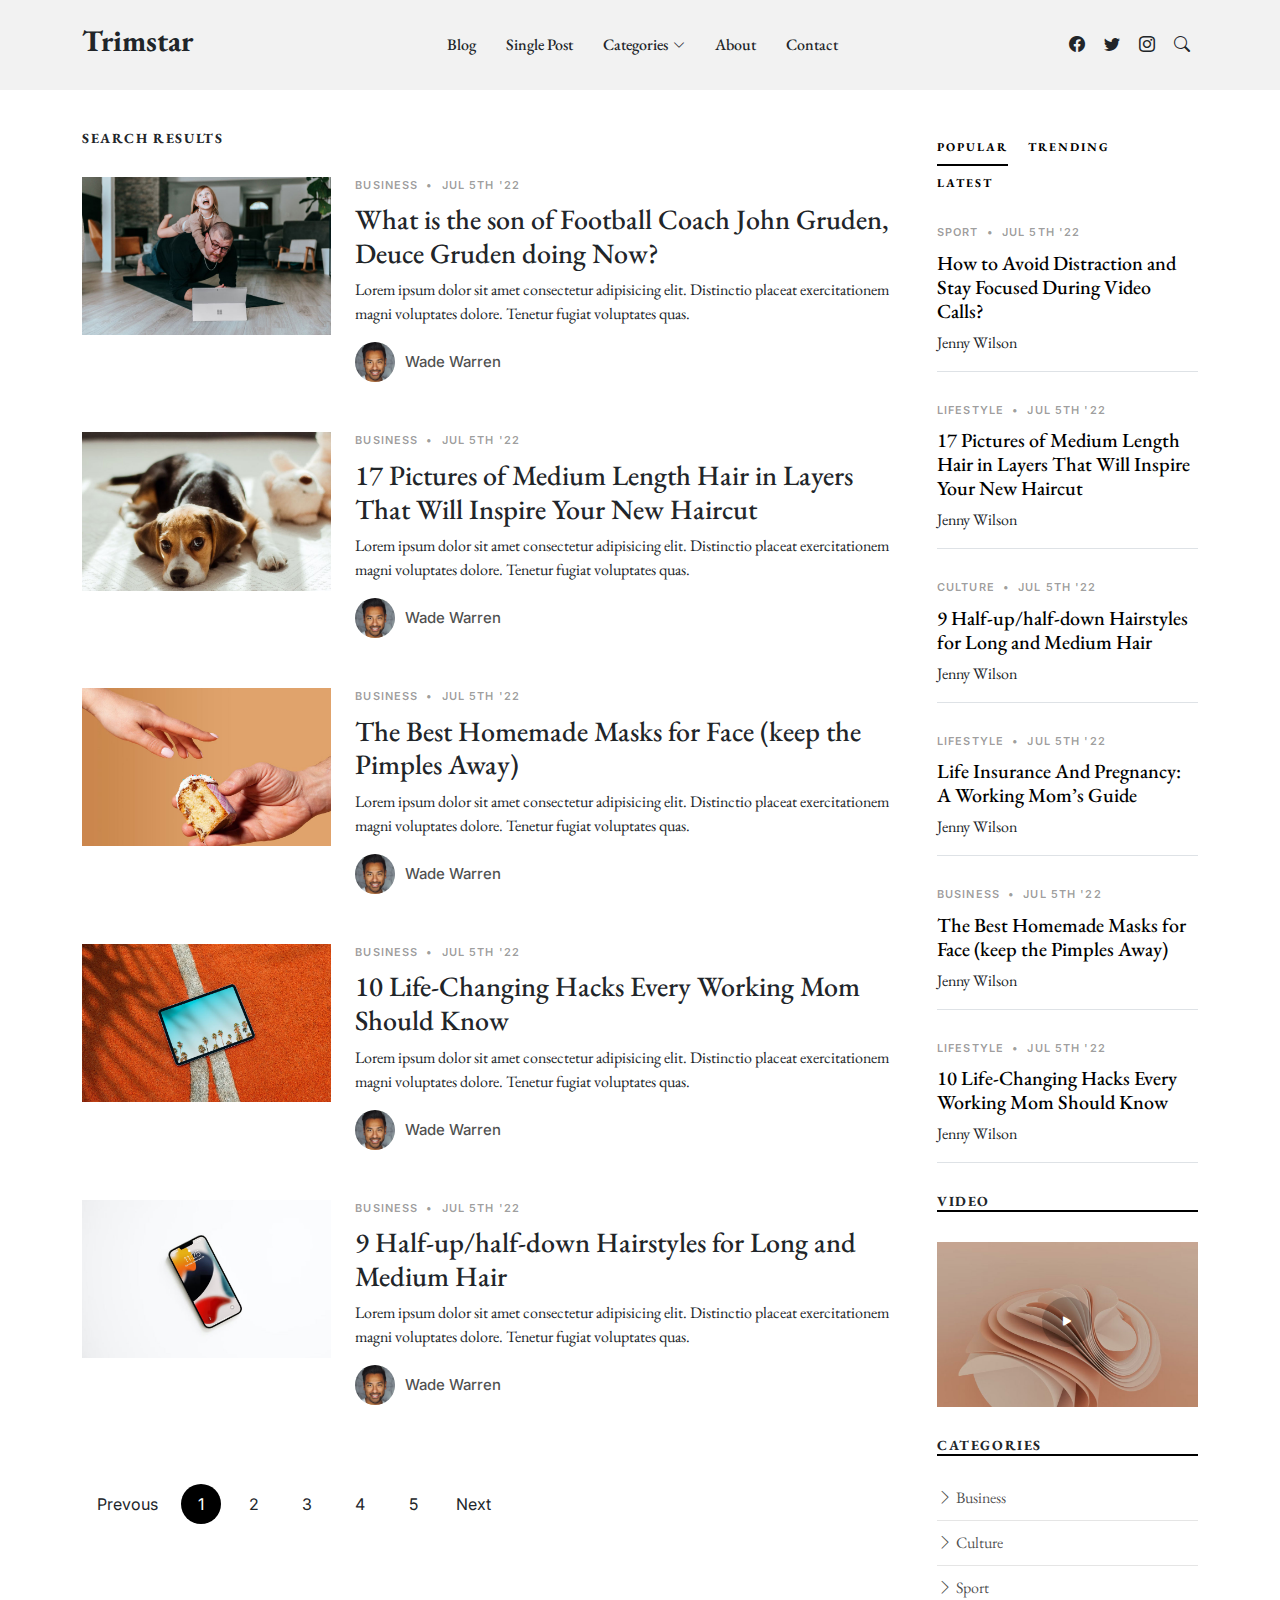
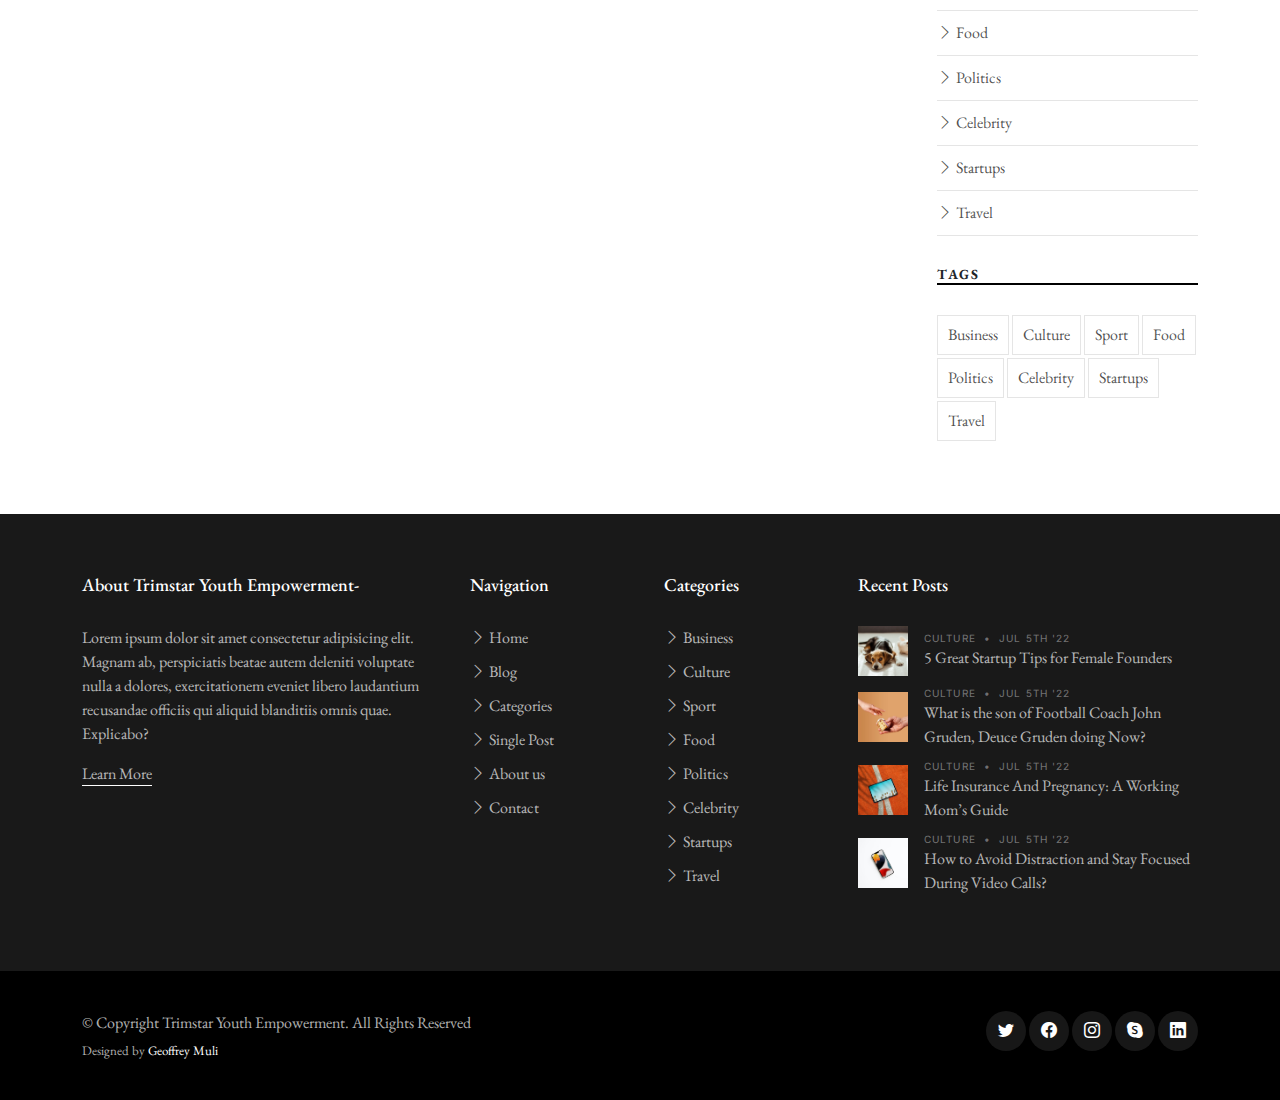
<file: search-result.html>
<!DOCTYPE html>
<html lang="en">

<head>
  <meta charset="utf-8">
  <meta content="width=device-width, initial-scale=1.0" name="viewport">

  <title>Trimstar Youth Empowerment - Search Results</title>
  <meta content="" name="description">
  <meta content="" name="keywords">

  <!-- Favicons -->
  <link href="assets/img/favicon.png" rel="icon">
  <link href="assets/img/apple-touch-icon.png" rel="apple-touch-icon">

  <!-- Google Fonts -->
  <link rel="preconnect" href="https://fonts.googleapis.com">
  <link rel="preconnect" href="https://fonts.gstatic.com" crossorigin>
  <link href="https://fonts.googleapis.com/css2?family=EB+Garamond:wght@400;500&family=Inter:wght@400;500&family=Playfair+Display:ital,wght@0,400;0,700;1,400;1,700&display=swap" rel="stylesheet">

  <!-- Vendor CSS Files -->
  <link href="assets/vendor/bootstrap/css/bootstrap.min.css" rel="stylesheet">
  <link href="assets/vendor/bootstrap-icons/bootstrap-icons.css" rel="stylesheet">
  <link href="assets/vendor/swiper/swiper-bundle.min.css" rel="stylesheet">
  <link href="assets/vendor/glightbox/css/glightbox.min.css" rel="stylesheet">
  <link href="assets/vendor/aos/aos.css" rel="stylesheet">

  <!-- Template Main CSS Files -->
  <link href="assets/css/variables.css" rel="stylesheet">
  <link href="assets/css/main.css" rel="stylesheet">

  <!-- =======================================================
  * Template Name: ZenBlog - v1.0.0
  * Template URL: https://bootstrapmade.com/zenblog-bootstrap-blog-template/
  * Author: BootstrapMade.com
  * License: https:///bootstrapmade.com/license/
  ======================================================== -->
</head>

<body>

  <!-- ======= Header ======= -->
  <header id="header" class="header d-flex align-items-center fixed-top">
    <div class="container-fluid container-xl d-flex align-items-center justify-content-between">

      <a href="index.html" class="logo d-flex align-items-center">
        <!-- Uncomment the line below if you also wish to use an image logo -->
        <!-- <img src="assets/img/logo.png" alt=""> -->
        <h1>Trimstar</h1>
      </a>

      <nav id="navbar" class="navbar">
        <ul>
          <li><a href="index.html">Blog</a></li>
          <li><a href="single-post.html">Single Post</a></li>
          <li class="dropdown"><a href="category.html"><span>Categories</span> <i class="bi bi-chevron-down dropdown-indicator"></i></a>
            <ul>
              <li><a href="search-result.html">Search Result</a></li>
              <li><a href="#">Drop Down 1</a></li>
              <li class="dropdown"><a href="#"><span>Deep Drop Down</span> <i class="bi bi-chevron-down dropdown-indicator"></i></a>
                <ul>
                  <li><a href="#">Deep Drop Down 1</a></li>
                  <li><a href="#">Deep Drop Down 2</a></li>
                  <li><a href="#">Deep Drop Down 3</a></li>
                  <li><a href="#">Deep Drop Down 4</a></li>
                  <li><a href="#">Deep Drop Down 5</a></li>
                </ul>
              </li>
              <li><a href="#">Drop Down 2</a></li>
              <li><a href="#">Drop Down 3</a></li>
              <li><a href="#">Drop Down 4</a></li>
            </ul>
          </li>

          <li><a href="about.html">About</a></li>
          <li><a href="contact.html">Contact</a></li>
        </ul>
      </nav><!-- .navbar -->

      <div class="position-relative">
        <a href="#" class="mx-2"><span class="bi-facebook"></span></a>
        <a href="#" class="mx-2"><span class="bi-twitter"></span></a>
        <a href="#" class="mx-2"><span class="bi-instagram"></span></a>

        <a href="#" class="mx-2 js-search-open"><span class="bi-search"></span></a>
        <i class="bi bi-list mobile-nav-toggle"></i>

        <!-- ======= Search Form ======= -->
        <div class="search-form-wrap js-search-form-wrap">
          <form action="search-result.html" class="search-form">
            <span class="icon bi-search"></span>
            <input type="text" placeholder="Search" class="form-control">
            <button class="btn js-search-close"><span class="bi-x"></span></button>
          </form>
        </div><!-- End Search Form -->

      </div>

    </div>

  </header><!-- End Header -->

  <main id="main">

    <!-- ======= Search Results ======= -->
    <section id="search-result" class="search-result">
      <div class="container">
        <div class="row">
          <div class="col-md-9">
            <h3 class="category-title">Search Results</h3>

            <div class="d-md-flex post-entry-2 small-img">
              <a href="single-post.html" class="me-4 thumbnail">
                <img src="assets/img/post-landscape-6.jpg" alt="" class="img-fluid">
              </a>
              <div>
                <div class="post-meta"><span class="date">Business</span> <span class="mx-1">&bullet;</span> <span>Jul 5th '22</span></div>
                <h3><a href="single-post.html">What is the son of Football Coach John Gruden, Deuce Gruden doing Now?</a></h3>
                <p>Lorem ipsum dolor sit amet consectetur adipisicing elit. Distinctio placeat exercitationem magni voluptates dolore. Tenetur fugiat voluptates quas.</p>
                <div class="d-flex align-items-center author">
                  <div class="photo"><img src="assets/img/person-2.jpg" alt="" class="img-fluid"></div>
                  <div class="name">
                    <h3 class="m-0 p-0">Wade Warren</h3>
                  </div>
                </div>
              </div>
            </div>

            <div class="d-md-flex post-entry-2 small-img">
              <a href="single-post.html" class="me-4 thumbnail">
                <img src="assets/img/post-landscape-1.jpg" alt="" class="img-fluid">
              </a>
              <div>
                <div class="post-meta"><span class="date">Business</span> <span class="mx-1">&bullet;</span> <span>Jul 5th '22</span></div>
                <h3><a href="single-post.html">17 Pictures of Medium Length Hair in Layers That Will Inspire Your New Haircut</a></h3>
                <p>Lorem ipsum dolor sit amet consectetur adipisicing elit. Distinctio placeat exercitationem magni voluptates dolore. Tenetur fugiat voluptates quas.</p>
                <div class="d-flex align-items-center author">
                  <div class="photo"><img src="assets/img/person-2.jpg" alt="" class="img-fluid"></div>
                  <div class="name">
                    <h3 class="m-0 p-0">Wade Warren</h3>
                  </div>
                </div>
              </div>
            </div>

            <div class="d-md-flex post-entry-2 small-img">
              <a href="single-post.html" class="me-4 thumbnail">
                <img src="assets/img/post-landscape-2.jpg" alt="" class="img-fluid">
              </a>
              <div>
                <div class="post-meta"><span class="date">Business</span> <span class="mx-1">&bullet;</span> <span>Jul 5th '22</span></div>
                <h3><a href="single-post.html">The Best Homemade Masks for Face (keep the Pimples Away)</a></h3>
                <p>Lorem ipsum dolor sit amet consectetur adipisicing elit. Distinctio placeat exercitationem magni voluptates dolore. Tenetur fugiat voluptates quas.</p>
                <div class="d-flex align-items-center author">
                  <div class="photo"><img src="assets/img/person-2.jpg" alt="" class="img-fluid"></div>
                  <div class="name">
                    <h3 class="m-0 p-0">Wade Warren</h3>
                  </div>
                </div>
              </div>
            </div>

            <div class="d-md-flex post-entry-2 small-img">
              <a href="single-post.html" class="me-4 thumbnail">
                <img src="assets/img/post-landscape-3.jpg" alt="" class="img-fluid">
              </a>
              <div>
                <div class="post-meta"><span class="date">Business</span> <span class="mx-1">&bullet;</span> <span>Jul 5th '22</span></div>
                <h3><a href="single-post.html">10 Life-Changing Hacks Every Working Mom Should Know</a></h3>
                <p>Lorem ipsum dolor sit amet consectetur adipisicing elit. Distinctio placeat exercitationem magni voluptates dolore. Tenetur fugiat voluptates quas.</p>
                <div class="d-flex align-items-center author">
                  <div class="photo"><img src="assets/img/person-2.jpg" alt="" class="img-fluid"></div>
                  <div class="name">
                    <h3 class="m-0 p-0">Wade Warren</h3>
                  </div>
                </div>
              </div>
            </div>

            <div class="d-md-flex post-entry-2 small-img">
              <a href="single-post.html" class="me-4 thumbnail">
                <img src="assets/img/post-landscape-4.jpg" alt="" class="img-fluid">
              </a>
              <div>
                <div class="post-meta"><span class="date">Business</span> <span class="mx-1">&bullet;</span> <span>Jul 5th '22</span></div>
                <h3><a href="single-post.html">9 Half-up/half-down Hairstyles for Long and Medium Hair</a></h3>
                <p>Lorem ipsum dolor sit amet consectetur adipisicing elit. Distinctio placeat exercitationem magni voluptates dolore. Tenetur fugiat voluptates quas.</p>
                <div class="d-flex align-items-center author">
                  <div class="photo"><img src="assets/img/person-2.jpg" alt="" class="img-fluid"></div>
                  <div class="name">
                    <h3 class="m-0 p-0">Wade Warren</h3>
                  </div>
                </div>
              </div>
            </div>

            <!-- Paging -->
            <div class="text-start py-4">
              <div class="custom-pagination">
                <a href="#" class="prev">Prevous</a>
                <a href="#" class="active">1</a>
                <a href="#">2</a>
                <a href="#">3</a>
                <a href="#">4</a>
                <a href="#">5</a>
                <a href="#" class="next">Next</a>
              </div>
            </div><!-- End Paging -->

          </div>

          <div class="col-md-3">
            <!-- ======= Sidebar ======= -->
            <div class="aside-block">

              <ul class="nav nav-pills custom-tab-nav mb-4" id="pills-tab" role="tablist">
                <li class="nav-item" role="presentation">
                  <button class="nav-link active" id="pills-popular-tab" data-bs-toggle="pill" data-bs-target="#pills-popular" type="button" role="tab" aria-controls="pills-popular" aria-selected="true">Popular</button>
                </li>
                <li class="nav-item" role="presentation">
                  <button class="nav-link" id="pills-trending-tab" data-bs-toggle="pill" data-bs-target="#pills-trending" type="button" role="tab" aria-controls="pills-trending" aria-selected="false">Trending</button>
                </li>
                <li class="nav-item" role="presentation">
                  <button class="nav-link" id="pills-latest-tab" data-bs-toggle="pill" data-bs-target="#pills-latest" type="button" role="tab" aria-controls="pills-latest" aria-selected="false">Latest</button>
                </li>
              </ul>

              <div class="tab-content" id="pills-tabContent">

                <!-- Popular -->
                <div class="tab-pane fade show active" id="pills-popular" role="tabpanel" aria-labelledby="pills-popular-tab">
                  <div class="post-entry-1 border-bottom">
                    <div class="post-meta"><span class="date">Sport</span> <span class="mx-1">&bullet;</span> <span>Jul 5th '22</span></div>
                    <h2 class="mb-2"><a href="#">How to Avoid Distraction and Stay Focused During Video Calls?</a></h2>
                    <span class="author mb-3 d-block">Jenny Wilson</span>
                  </div>

                  <div class="post-entry-1 border-bottom">
                    <div class="post-meta"><span class="date">Lifestyle</span> <span class="mx-1">&bullet;</span> <span>Jul 5th '22</span></div>
                    <h2 class="mb-2"><a href="#">17 Pictures of Medium Length Hair in Layers That Will Inspire Your New Haircut</a></h2>
                    <span class="author mb-3 d-block">Jenny Wilson</span>
                  </div>

                  <div class="post-entry-1 border-bottom">
                    <div class="post-meta"><span class="date">Culture</span> <span class="mx-1">&bullet;</span> <span>Jul 5th '22</span></div>
                    <h2 class="mb-2"><a href="#">9 Half-up/half-down Hairstyles for Long and Medium Hair</a></h2>
                    <span class="author mb-3 d-block">Jenny Wilson</span>
                  </div>

                  <div class="post-entry-1 border-bottom">
                    <div class="post-meta"><span class="date">Lifestyle</span> <span class="mx-1">&bullet;</span> <span>Jul 5th '22</span></div>
                    <h2 class="mb-2"><a href="#">Life Insurance And Pregnancy: A Working Mom’s Guide</a></h2>
                    <span class="author mb-3 d-block">Jenny Wilson</span>
                  </div>

                  <div class="post-entry-1 border-bottom">
                    <div class="post-meta"><span class="date">Business</span> <span class="mx-1">&bullet;</span> <span>Jul 5th '22</span></div>
                    <h2 class="mb-2"><a href="#">The Best Homemade Masks for Face (keep the Pimples Away)</a></h2>
                    <span class="author mb-3 d-block">Jenny Wilson</span>
                  </div>

                  <div class="post-entry-1 border-bottom">
                    <div class="post-meta"><span class="date">Lifestyle</span> <span class="mx-1">&bullet;</span> <span>Jul 5th '22</span></div>
                    <h2 class="mb-2"><a href="#">10 Life-Changing Hacks Every Working Mom Should Know</a></h2>
                    <span class="author mb-3 d-block">Jenny Wilson</span>
                  </div>
                </div> <!-- End Popular -->

                <!-- Trending -->
                <div class="tab-pane fade" id="pills-trending" role="tabpanel" aria-labelledby="pills-trending-tab">
                  <div class="post-entry-1 border-bottom">
                    <div class="post-meta"><span class="date">Lifestyle</span> <span class="mx-1">&bullet;</span> <span>Jul 5th '22</span></div>
                    <h2 class="mb-2"><a href="#">17 Pictures of Medium Length Hair in Layers That Will Inspire Your New Haircut</a></h2>
                    <span class="author mb-3 d-block">Jenny Wilson</span>
                  </div>

                  <div class="post-entry-1 border-bottom">
                    <div class="post-meta"><span class="date">Culture</span> <span class="mx-1">&bullet;</span> <span>Jul 5th '22</span></div>
                    <h2 class="mb-2"><a href="#">9 Half-up/half-down Hairstyles for Long and Medium Hair</a></h2>
                    <span class="author mb-3 d-block">Jenny Wilson</span>
                  </div>

                  <div class="post-entry-1 border-bottom">
                    <div class="post-meta"><span class="date">Lifestyle</span> <span class="mx-1">&bullet;</span> <span>Jul 5th '22</span></div>
                    <h2 class="mb-2"><a href="#">Life Insurance And Pregnancy: A Working Mom’s Guide</a></h2>
                    <span class="author mb-3 d-block">Jenny Wilson</span>
                  </div>

                  <div class="post-entry-1 border-bottom">
                    <div class="post-meta"><span class="date">Sport</span> <span class="mx-1">&bullet;</span> <span>Jul 5th '22</span></div>
                    <h2 class="mb-2"><a href="#">How to Avoid Distraction and Stay Focused During Video Calls?</a></h2>
                    <span class="author mb-3 d-block">Jenny Wilson</span>
                  </div>
                  <div class="post-entry-1 border-bottom">
                    <div class="post-meta"><span class="date">Business</span> <span class="mx-1">&bullet;</span> <span>Jul 5th '22</span></div>
                    <h2 class="mb-2"><a href="#">The Best Homemade Masks for Face (keep the Pimples Away)</a></h2>
                    <span class="author mb-3 d-block">Jenny Wilson</span>
                  </div>

                  <div class="post-entry-1 border-bottom">
                    <div class="post-meta"><span class="date">Lifestyle</span> <span class="mx-1">&bullet;</span> <span>Jul 5th '22</span></div>
                    <h2 class="mb-2"><a href="#">10 Life-Changing Hacks Every Working Mom Should Know</a></h2>
                    <span class="author mb-3 d-block">Jenny Wilson</span>
                  </div>
                </div> <!-- End Trending -->

                <!-- Latest -->
                <div class="tab-pane fade" id="pills-latest" role="tabpanel" aria-labelledby="pills-latest-tab">
                  <div class="post-entry-1 border-bottom">
                    <div class="post-meta"><span class="date">Lifestyle</span> <span class="mx-1">&bullet;</span> <span>Jul 5th '22</span></div>
                    <h2 class="mb-2"><a href="#">Life Insurance And Pregnancy: A Working Mom’s Guide</a></h2>
                    <span class="author mb-3 d-block">Jenny Wilson</span>
                  </div>

                  <div class="post-entry-1 border-bottom">
                    <div class="post-meta"><span class="date">Business</span> <span class="mx-1">&bullet;</span> <span>Jul 5th '22</span></div>
                    <h2 class="mb-2"><a href="#">The Best Homemade Masks for Face (keep the Pimples Away)</a></h2>
                    <span class="author mb-3 d-block">Jenny Wilson</span>
                  </div>

                  <div class="post-entry-1 border-bottom">
                    <div class="post-meta"><span class="date">Lifestyle</span> <span class="mx-1">&bullet;</span> <span>Jul 5th '22</span></div>
                    <h2 class="mb-2"><a href="#">10 Life-Changing Hacks Every Working Mom Should Know</a></h2>
                    <span class="author mb-3 d-block">Jenny Wilson</span>
                  </div>

                  <div class="post-entry-1 border-bottom">
                    <div class="post-meta"><span class="date">Sport</span> <span class="mx-1">&bullet;</span> <span>Jul 5th '22</span></div>
                    <h2 class="mb-2"><a href="#">How to Avoid Distraction and Stay Focused During Video Calls?</a></h2>
                    <span class="author mb-3 d-block">Jenny Wilson</span>
                  </div>

                  <div class="post-entry-1 border-bottom">
                    <div class="post-meta"><span class="date">Lifestyle</span> <span class="mx-1">&bullet;</span> <span>Jul 5th '22</span></div>
                    <h2 class="mb-2"><a href="#">17 Pictures of Medium Length Hair in Layers That Will Inspire Your New Haircut</a></h2>
                    <span class="author mb-3 d-block">Jenny Wilson</span>
                  </div>

                  <div class="post-entry-1 border-bottom">
                    <div class="post-meta"><span class="date">Culture</span> <span class="mx-1">&bullet;</span> <span>Jul 5th '22</span></div>
                    <h2 class="mb-2"><a href="#">9 Half-up/half-down Hairstyles for Long and Medium Hair</a></h2>
                    <span class="author mb-3 d-block">Jenny Wilson</span>
                  </div>

                </div> <!-- End Latest -->

              </div>
            </div>

            <div class="aside-block">
              <h3 class="aside-title">Video</h3>
              <div class="video-post">
                <a href="https://www.youtube.com/watch?v=AiFfDjmd0jU" class="glightbox link-video">
                  <span class="bi-play-fill"></span>
                  <img src="assets/img/post-landscape-5.jpg" alt="" class="img-fluid">
                </a>
              </div>
            </div><!-- End Video -->

            <div class="aside-block">
              <h3 class="aside-title">Categories</h3>
              <ul class="aside-links list-unstyled">
                <li><a href="category.html"><i class="bi bi-chevron-right"></i> Business</a></li>
                <li><a href="category.html"><i class="bi bi-chevron-right"></i> Culture</a></li>
                <li><a href="category.html"><i class="bi bi-chevron-right"></i> Sport</a></li>
                <li><a href="category.html"><i class="bi bi-chevron-right"></i> Food</a></li>
                <li><a href="category.html"><i class="bi bi-chevron-right"></i> Politics</a></li>
                <li><a href="category.html"><i class="bi bi-chevron-right"></i> Celebrity</a></li>
                <li><a href="category.html"><i class="bi bi-chevron-right"></i> Startups</a></li>
                <li><a href="category.html"><i class="bi bi-chevron-right"></i> Travel</a></li>
              </ul>
            </div><!-- End Categories -->

            <div class="aside-block">
              <h3 class="aside-title">Tags</h3>
              <ul class="aside-tags list-unstyled">
                <li><a href="category.html">Business</a></li>
                <li><a href="category.html">Culture</a></li>
                <li><a href="category.html">Sport</a></li>
                <li><a href="category.html">Food</a></li>
                <li><a href="category.html">Politics</a></li>
                <li><a href="category.html">Celebrity</a></li>
                <li><a href="category.html">Startups</a></li>
                <li><a href="category.html">Travel</a></li>
              </ul>
            </div><!-- End Tags -->

          </div>

        </div>
      </div>
    </section> <!-- End Search Result -->

  </main><!-- End #main -->

  <!-- ======= Footer ======= -->
  <footer id="footer" class="footer">

    <div class="footer-content">
      <div class="container">

        <div class="row g-5">
          <div class="col-lg-4">
            <h3 class="footer-heading">About Trimstar Youth Empowerment-</h3>
            <p>Lorem ipsum dolor sit amet consectetur adipisicing elit. Magnam ab, perspiciatis beatae autem deleniti voluptate nulla a dolores, exercitationem eveniet libero laudantium recusandae officiis qui aliquid blanditiis omnis quae. Explicabo?</p>
            <p><a href="about.html" class="footer-link-more">Learn More</a></p>
          </div>
          <div class="col-6 col-lg-2">
            <h3 class="footer-heading">Navigation</h3>
            <ul class="footer-links list-unstyled">
              <li><a href="index.html"><i class="bi bi-chevron-right"></i> Home</a></li>
              <li><a href="index.html"><i class="bi bi-chevron-right"></i> Blog</a></li>
              <li><a href="category.html"><i class="bi bi-chevron-right"></i> Categories</a></li>
              <li><a href="single-post.html"><i class="bi bi-chevron-right"></i> Single Post</a></li>
              <li><a href="about.html"><i class="bi bi-chevron-right"></i> About us</a></li>
              <li><a href="contact.html"><i class="bi bi-chevron-right"></i> Contact</a></li>
            </ul>
          </div>
          <div class="col-6 col-lg-2">
            <h3 class="footer-heading">Categories</h3>
            <ul class="footer-links list-unstyled">
              <li><a href="category.html"><i class="bi bi-chevron-right"></i> Business</a></li>
              <li><a href="category.html"><i class="bi bi-chevron-right"></i> Culture</a></li>
              <li><a href="category.html"><i class="bi bi-chevron-right"></i> Sport</a></li>
              <li><a href="category.html"><i class="bi bi-chevron-right"></i> Food</a></li>
              <li><a href="category.html"><i class="bi bi-chevron-right"></i> Politics</a></li>
              <li><a href="category.html"><i class="bi bi-chevron-right"></i> Celebrity</a></li>
              <li><a href="category.html"><i class="bi bi-chevron-right"></i> Startups</a></li>
              <li><a href="category.html"><i class="bi bi-chevron-right"></i> Travel</a></li>

            </ul>
          </div>

          <div class="col-lg-4">
            <h3 class="footer-heading">Recent Posts</h3>

            <ul class="footer-links footer-blog-entry list-unstyled">
              <li>
                <a href="single-post.html" class="d-flex align-items-center">
                  <img src="assets/img/post-sq-1.jpg" alt="" class="img-fluid me-3">
                  <div>
                    <div class="post-meta d-block"><span class="date">Culture</span> <span class="mx-1">&bullet;</span> <span>Jul 5th '22</span></div>
                    <span>5 Great Startup Tips for Female Founders</span>
                  </div>
                </a>
              </li>

              <li>
                <a href="single-post.html" class="d-flex align-items-center">
                  <img src="assets/img/post-sq-2.jpg" alt="" class="img-fluid me-3">
                  <div>
                    <div class="post-meta d-block"><span class="date">Culture</span> <span class="mx-1">&bullet;</span> <span>Jul 5th '22</span></div>
                    <span>What is the son of Football Coach John Gruden, Deuce Gruden doing Now?</span>
                  </div>
                </a>
              </li>

              <li>
                <a href="single-post.html" class="d-flex align-items-center">
                  <img src="assets/img/post-sq-3.jpg" alt="" class="img-fluid me-3">
                  <div>
                    <div class="post-meta d-block"><span class="date">Culture</span> <span class="mx-1">&bullet;</span> <span>Jul 5th '22</span></div>
                    <span>Life Insurance And Pregnancy: A Working Mom’s Guide</span>
                  </div>
                </a>
              </li>

              <li>
                <a href="single-post.html" class="d-flex align-items-center">
                  <img src="assets/img/post-sq-4.jpg" alt="" class="img-fluid me-3">
                  <div>
                    <div class="post-meta d-block"><span class="date">Culture</span> <span class="mx-1">&bullet;</span> <span>Jul 5th '22</span></div>
                    <span>How to Avoid Distraction and Stay Focused During Video Calls?</span>
                  </div>
                </a>
              </li>

            </ul>

          </div>
        </div>
      </div>
    </div>

    <div class="footer-legal">
      <div class="container">

        <div class="row justify-content-between">
          <div class="col-md-6 text-center text-md-start mb-3 mb-md-0">
            <div class="copyright">
              © Copyright <strong><span>Trimstar Youth Empowerment</span></strong>. All Rights Reserved
            </div>

            <div class="credits">
              <!-- All the links in the footer should remain intact. -->
              <!-- You can delete the links only if you purchased the pro version. -->
              <!-- Licensing information: https://bootstrapmade.com/license/ -->
              <!-- Purchase the pro version with working PHP/AJAX contact form: https://bootstrapmade.com/herobiz-bootstrap-business-template/ -->
              Designed by <a href="https://bootstrapmade.com/">Geoffrey Muli</a>
            </div>

          </div>

          <div class="col-md-6">
            <div class="social-links mb-3 mb-lg-0 text-center text-md-end">
              <a href="#" class="twitter"><i class="bi bi-twitter"></i></a>
              <a href="#" class="facebook"><i class="bi bi-facebook"></i></a>
              <a href="#" class="instagram"><i class="bi bi-instagram"></i></a>
              <a href="#" class="google-plus"><i class="bi bi-skype"></i></a>
              <a href="#" class="linkedin"><i class="bi bi-linkedin"></i></a>
            </div>

          </div>

        </div>

      </div>
    </div>

  </footer>

  <a href="#" class="scroll-top d-flex align-items-center justify-content-center"><i class="bi bi-arrow-up-short"></i></a>

  <!-- Vendor JS Files -->
  <script src="assets/vendor/bootstrap/js/bootstrap.bundle.min.js"></script>
  <script src="assets/vendor/swiper/swiper-bundle.min.js"></script>
  <script src="assets/vendor/glightbox/js/glightbox.min.js"></script>
  <script src="assets/vendor/aos/aos.js"></script>
  <script src="assets/vendor/php-email-form/validate.js"></script>

  <!-- Template Main JS File -->
  <script src="assets/js/main.js"></script>

</body>

</html>
</file>
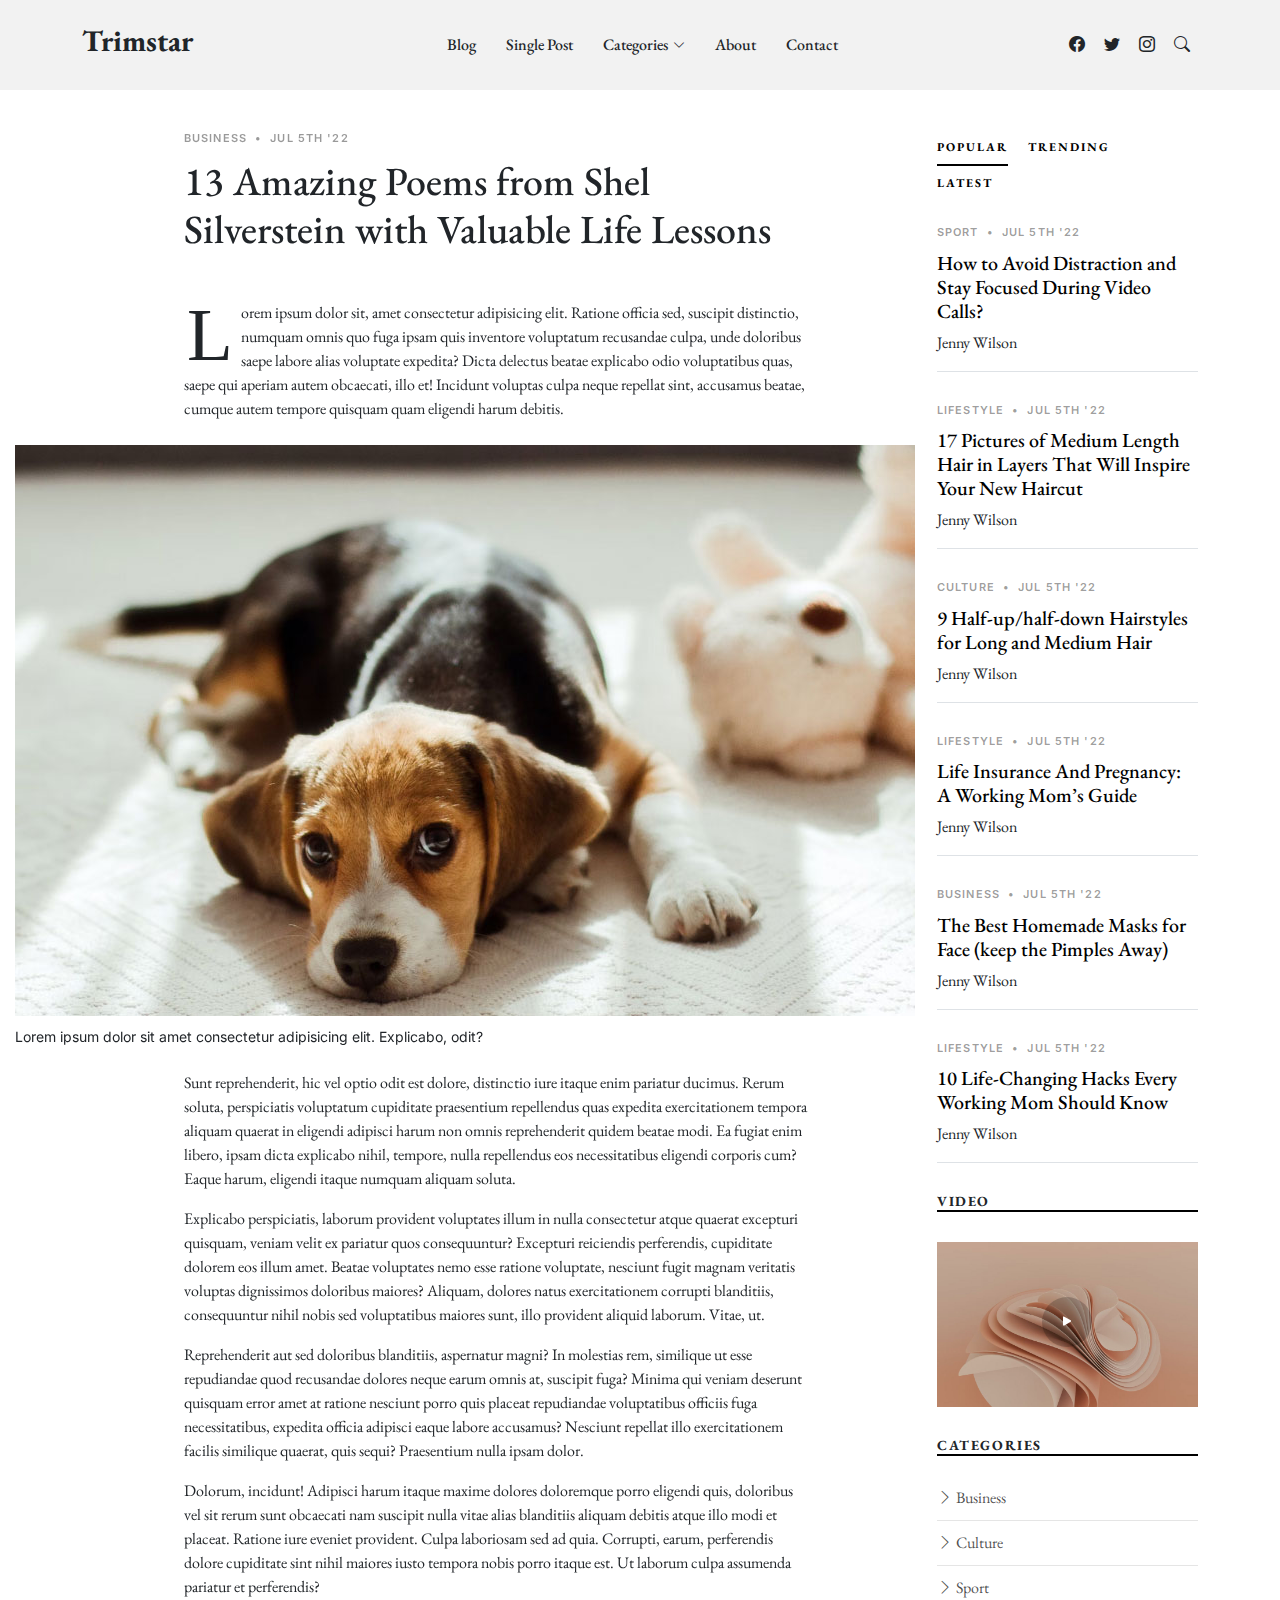
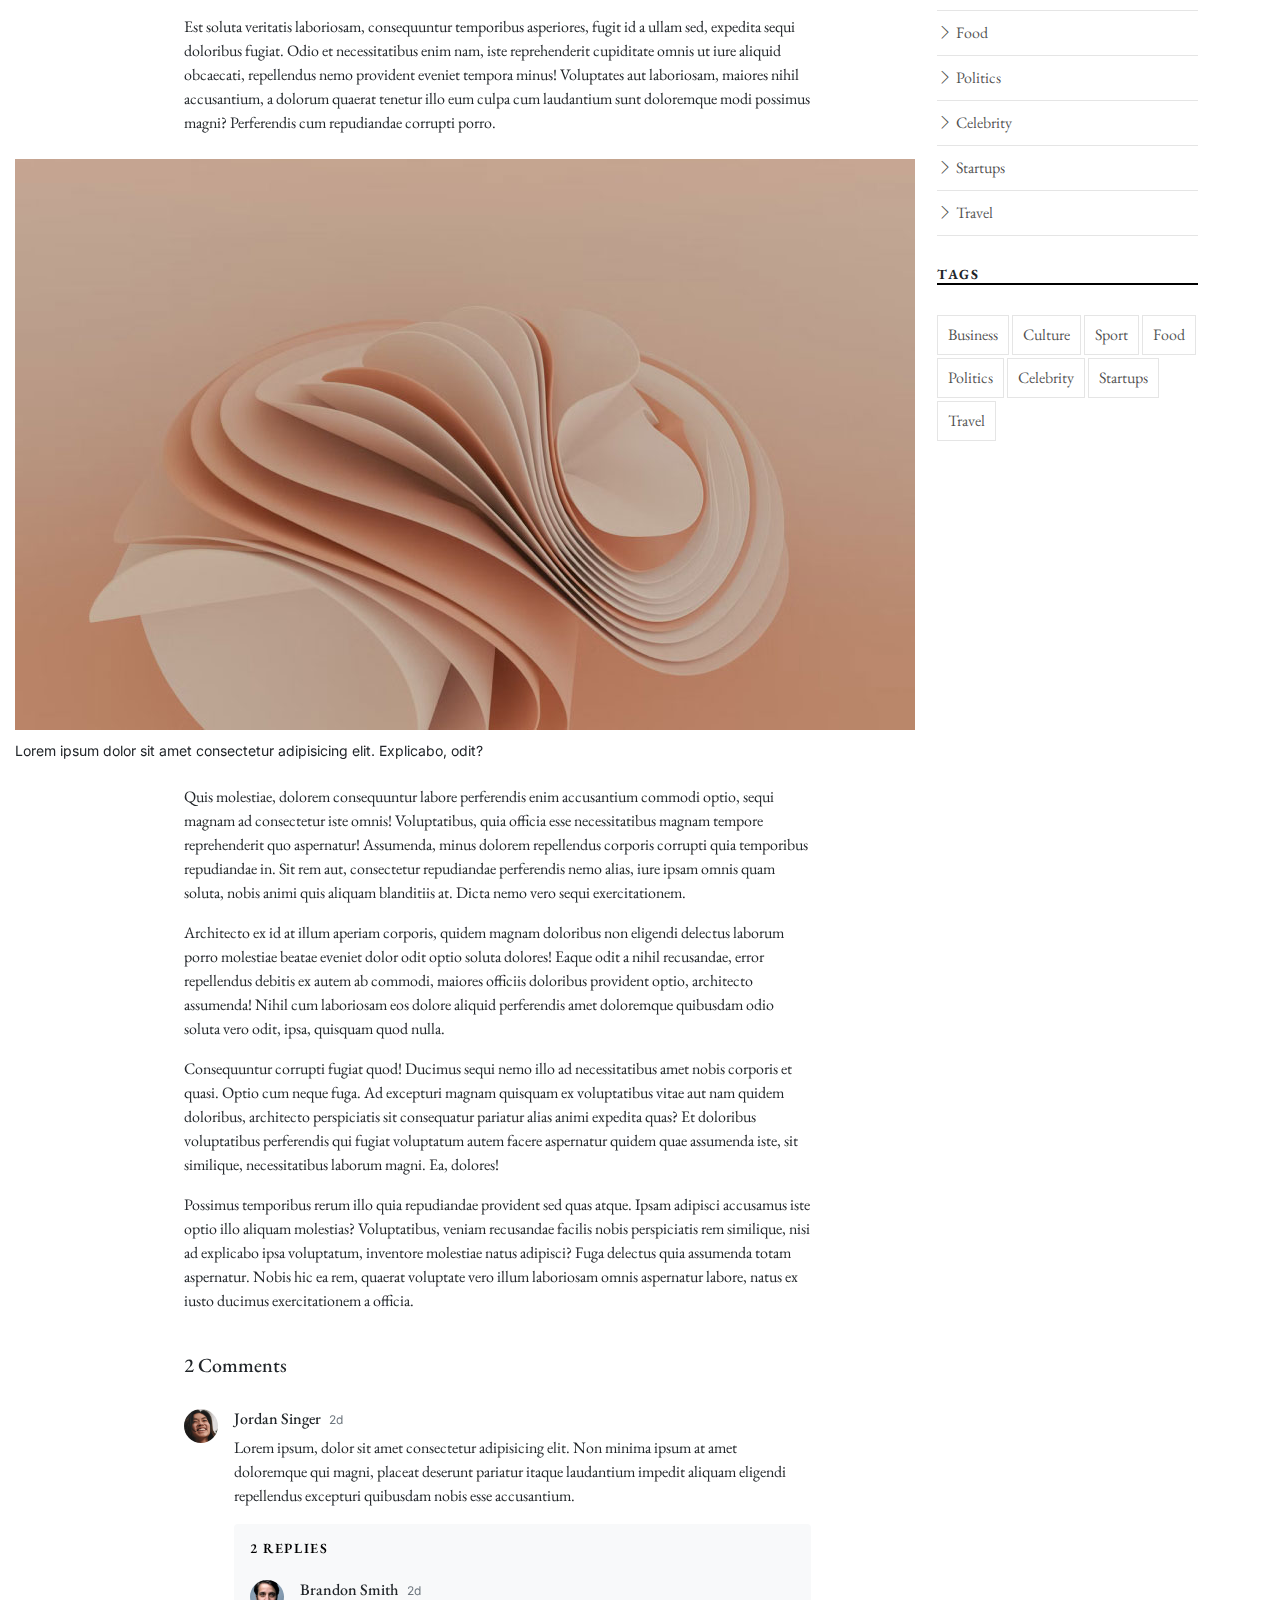
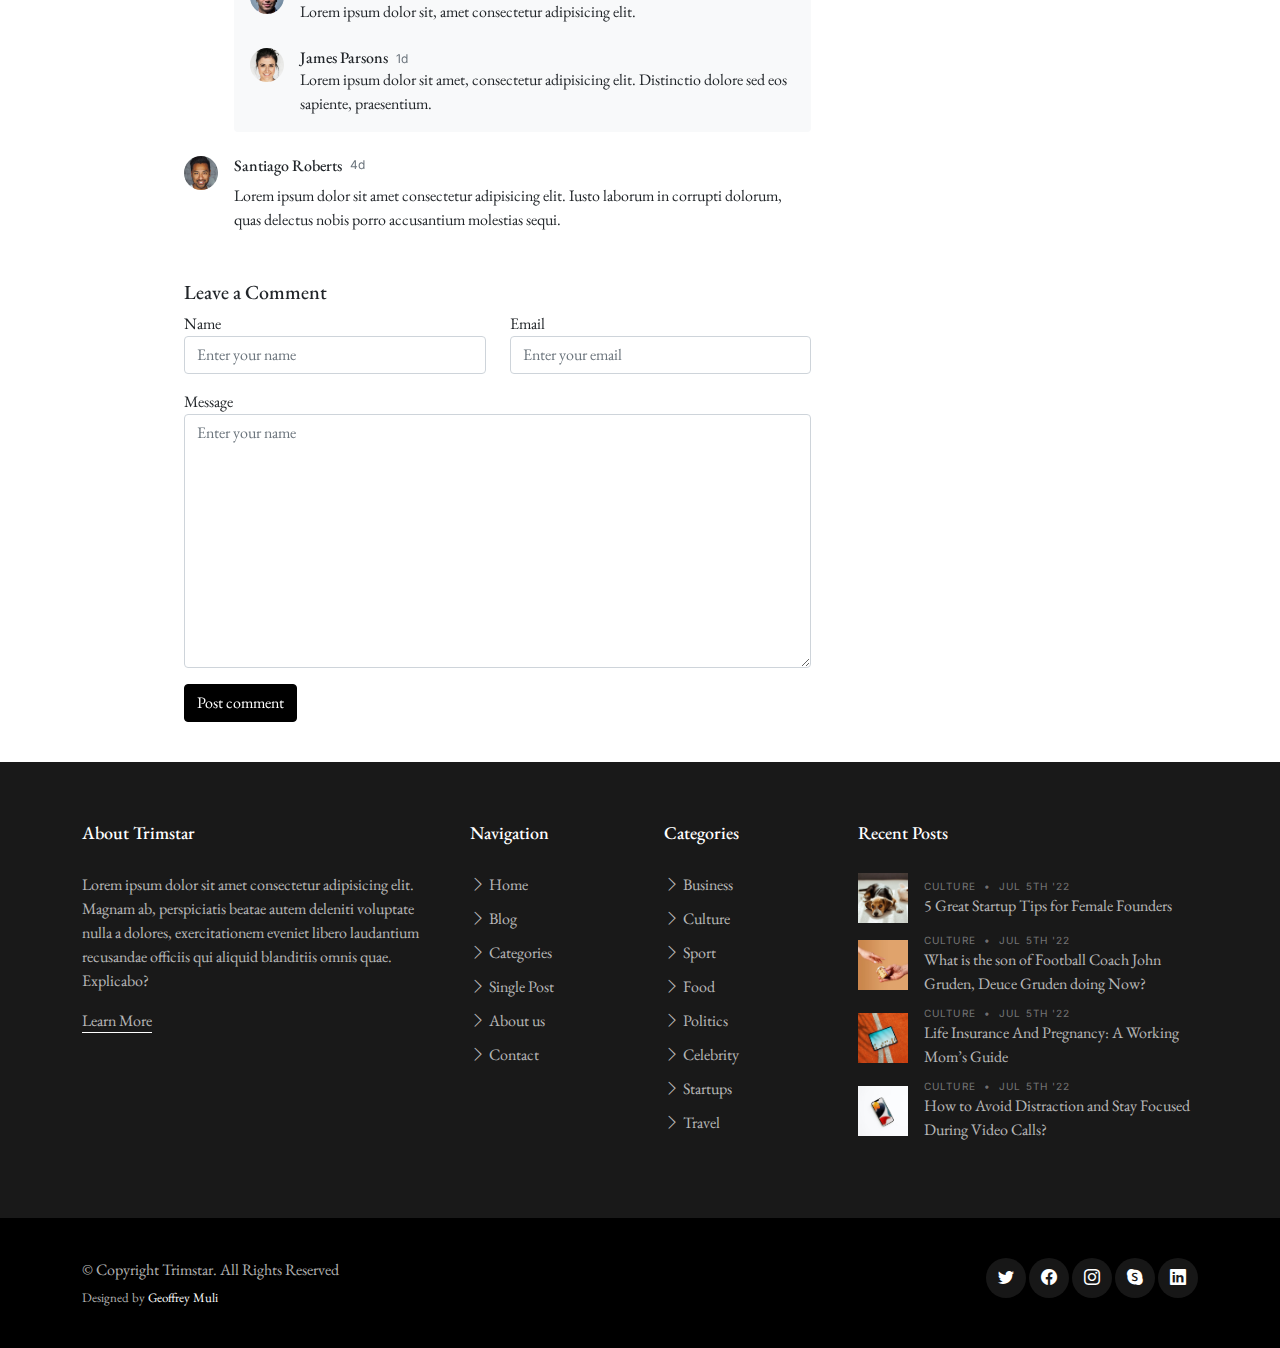
<file: single-post.html>
<!DOCTYPE html>
<html lang="en">

<head>
  <meta charset="utf-8">
  <meta content="width=device-width, initial-scale=1.0" name="viewport">

  <title>Trimstar Youth Empowerment - Single Post</title>
  <meta content="" name="description">
  <meta content="" name="keywords">

  <!-- Favicons -->
  <link href="assets/img/favicon.png" rel="icon">
  <link href="assets/img/apple-touch-icon.png" rel="apple-touch-icon">

  <!-- Google Fonts -->
  <link rel="preconnect" href="https://fonts.googleapis.com">
  <link rel="preconnect" href="https://fonts.gstatic.com" crossorigin>
  <link href="https://fonts.googleapis.com/css2?family=EB+Garamond:wght@400;500&family=Inter:wght@400;500&family=Playfair+Display:ital,wght@0,400;0,700;1,400;1,700&display=swap" rel="stylesheet">

  <!-- Vendor CSS Files -->
  <link href="assets/vendor/bootstrap/css/bootstrap.min.css" rel="stylesheet">
  <link href="assets/vendor/bootstrap-icons/bootstrap-icons.css" rel="stylesheet">
  <link href="assets/vendor/swiper/swiper-bundle.min.css" rel="stylesheet">
  <link href="assets/vendor/glightbox/css/glightbox.min.css" rel="stylesheet">
  <link href="assets/vendor/aos/aos.css" rel="stylesheet">

  <!-- Template Main CSS Files -->
  <link href="assets/css/variables.css" rel="stylesheet">
  <link href="assets/css/main.css" rel="stylesheet">

  <!-- =======================================================
  * Template Name: ZenBlog - v1.0.0
  * Template URL: https://bootstrapmade.com/zenblog-bootstrap-blog-template/
  * Author: BootstrapMade.com
  * License: https:///bootstrapmade.com/license/
  ======================================================== -->
</head>

<body>

  <!-- ======= Header ======= -->
  <header id="header" class="header d-flex align-items-center fixed-top">
    <div class="container-fluid container-xl d-flex align-items-center justify-content-between">

      <a href="index.html" class="logo d-flex align-items-center">
        <!-- Uncomment the line below if you also wish to use an image logo -->
        <!-- <img src="assets/img/logo.png" alt=""> -->
        <h1>Trimstar</h1>
      </a>

      <nav id="navbar" class="navbar">
        <ul>
          <li><a href="index.html">Blog</a></li>
          <li><a href="single-post.html">Single Post</a></li>
          <li class="dropdown"><a href="category.html"><span>Categories</span> <i class="bi bi-chevron-down dropdown-indicator"></i></a>
            <ul>
              <li><a href="search-result.html">Search Result</a></li>
              <li><a href="#">Drop Down 1</a></li>
              <li class="dropdown"><a href="#"><span>Deep Drop Down</span> <i class="bi bi-chevron-down dropdown-indicator"></i></a>
                <ul>
                  <li><a href="#">Deep Drop Down 1</a></li>
                  <li><a href="#">Deep Drop Down 2</a></li>
                  <li><a href="#">Deep Drop Down 3</a></li>
                  <li><a href="#">Deep Drop Down 4</a></li>
                  <li><a href="#">Deep Drop Down 5</a></li>
                </ul>
              </li>
              <li><a href="#">Drop Down 2</a></li>
              <li><a href="#">Drop Down 3</a></li>
              <li><a href="#">Drop Down 4</a></li>
            </ul>
          </li>

          <li><a href="about.html">About</a></li>
          <li><a href="contact.html">Contact</a></li>
        </ul>
      </nav><!-- .navbar -->

      <div class="position-relative">
        <a href="#" class="mx-2"><span class="bi-facebook"></span></a>
        <a href="#" class="mx-2"><span class="bi-twitter"></span></a>
        <a href="#" class="mx-2"><span class="bi-instagram"></span></a>

        <a href="#" class="mx-2 js-search-open"><span class="bi-search"></span></a>
        <i class="bi bi-list mobile-nav-toggle"></i>

        <!-- ======= Search Form ======= -->
        <div class="search-form-wrap js-search-form-wrap">
          <form action="search-result.html" class="search-form">
            <span class="icon bi-search"></span>
            <input type="text" placeholder="Search" class="form-control">
            <button class="btn js-search-close"><span class="bi-x"></span></button>
          </form>
        </div><!-- End Search Form -->

      </div>

    </div>

  </header><!-- End Header -->

  <main id="main">

    <section class="single-post-content">
      <div class="container">
        <div class="row">
          <div class="col-md-9 post-content" data-aos="fade-up">

            <!-- ======= Single Post Content ======= -->
            <div class="single-post">
              <div class="post-meta"><span class="date">Business</span> <span class="mx-1">&bullet;</span> <span>Jul 5th '22</span></div>
              <h1 class="mb-5">13 Amazing Poems from Shel Silverstein with Valuable Life Lessons</h1>
              <p><span class="firstcharacter">L</span>orem ipsum dolor sit, amet consectetur adipisicing elit. Ratione officia sed, suscipit distinctio, numquam omnis quo fuga ipsam quis inventore voluptatum recusandae culpa, unde doloribus saepe labore alias voluptate expedita? Dicta delectus beatae explicabo odio voluptatibus quas, saepe qui aperiam autem obcaecati, illo et! Incidunt voluptas culpa neque repellat sint, accusamus beatae, cumque autem tempore quisquam quam eligendi harum debitis.</p>

              <figure class="my-4">
                <img src="assets/img/post-landscape-1.jpg" alt="" class="img-fluid">
                <figcaption>Lorem ipsum dolor sit amet consectetur adipisicing elit. Explicabo, odit? </figcaption>
              </figure>
              <p>Sunt reprehenderit, hic vel optio odit est dolore, distinctio iure itaque enim pariatur ducimus. Rerum soluta, perspiciatis voluptatum cupiditate praesentium repellendus quas expedita exercitationem tempora aliquam quaerat in eligendi adipisci harum non omnis reprehenderit quidem beatae modi. Ea fugiat enim libero, ipsam dicta explicabo nihil, tempore, nulla repellendus eos necessitatibus eligendi corporis cum? Eaque harum, eligendi itaque numquam aliquam soluta.</p>
              <p>Explicabo perspiciatis, laborum provident voluptates illum in nulla consectetur atque quaerat excepturi quisquam, veniam velit ex pariatur quos consequuntur? Excepturi reiciendis perferendis, cupiditate dolorem eos illum amet. Beatae voluptates nemo esse ratione voluptate, nesciunt fugit magnam veritatis voluptas dignissimos doloribus maiores? Aliquam, dolores natus exercitationem corrupti blanditiis, consequuntur nihil nobis sed voluptatibus maiores sunt, illo provident aliquid laborum. Vitae, ut.</p>
              <p>Reprehenderit aut sed doloribus blanditiis, aspernatur magni? In molestias rem, similique ut esse repudiandae quod recusandae dolores neque earum omnis at, suscipit fuga? Minima qui veniam deserunt quisquam error amet at ratione nesciunt porro quis placeat repudiandae voluptatibus officiis fuga necessitatibus, expedita officia adipisci eaque labore accusamus? Nesciunt repellat illo exercitationem facilis similique quaerat, quis sequi? Praesentium nulla ipsam dolor.</p>
              <p>Dolorum, incidunt! Adipisci harum itaque maxime dolores doloremque porro eligendi quis, doloribus vel sit rerum sunt obcaecati nam suscipit nulla vitae alias blanditiis aliquam debitis atque illo modi et placeat. Ratione iure eveniet provident. Culpa laboriosam sed ad quia. Corrupti, earum, perferendis dolore cupiditate sint nihil maiores iusto tempora nobis porro itaque est. Ut laborum culpa assumenda pariatur et perferendis?</p>
              <p>Est soluta veritatis laboriosam, consequuntur temporibus asperiores, fugit id a ullam sed, expedita sequi doloribus fugiat. Odio et necessitatibus enim nam, iste reprehenderit cupiditate omnis ut iure aliquid obcaecati, repellendus nemo provident eveniet tempora minus! Voluptates aut laboriosam, maiores nihil accusantium, a dolorum quaerat tenetur illo eum culpa cum laudantium sunt doloremque modi possimus magni? Perferendis cum repudiandae corrupti porro.</p>
              <figure class="my-4">
                <img src="assets/img/post-landscape-5.jpg" alt="" class="img-fluid">
                <figcaption>Lorem ipsum dolor sit amet consectetur adipisicing elit. Explicabo, odit? </figcaption>
              </figure>
              <p>Quis molestiae, dolorem consequuntur labore perferendis enim accusantium commodi optio, sequi magnam ad consectetur iste omnis! Voluptatibus, quia officia esse necessitatibus magnam tempore reprehenderit quo aspernatur! Assumenda, minus dolorem repellendus corporis corrupti quia temporibus repudiandae in. Sit rem aut, consectetur repudiandae perferendis nemo alias, iure ipsam omnis quam soluta, nobis animi quis aliquam blanditiis at. Dicta nemo vero sequi exercitationem.</p>
              <p>Architecto ex id at illum aperiam corporis, quidem magnam doloribus non eligendi delectus laborum porro molestiae beatae eveniet dolor odit optio soluta dolores! Eaque odit a nihil recusandae, error repellendus debitis ex autem ab commodi, maiores officiis doloribus provident optio, architecto assumenda! Nihil cum laboriosam eos dolore aliquid perferendis amet doloremque quibusdam odio soluta vero odit, ipsa, quisquam quod nulla.</p>
              <p>Consequuntur corrupti fugiat quod! Ducimus sequi nemo illo ad necessitatibus amet nobis corporis et quasi. Optio cum neque fuga. Ad excepturi magnam quisquam ex voluptatibus vitae aut nam quidem doloribus, architecto perspiciatis sit consequatur pariatur alias animi expedita quas? Et doloribus voluptatibus perferendis qui fugiat voluptatum autem facere aspernatur quidem quae assumenda iste, sit similique, necessitatibus laborum magni. Ea, dolores!</p>
              <p>Possimus temporibus rerum illo quia repudiandae provident sed quas atque. Ipsam adipisci accusamus iste optio illo aliquam molestias? Voluptatibus, veniam recusandae facilis nobis perspiciatis rem similique, nisi ad explicabo ipsa voluptatum, inventore molestiae natus adipisci? Fuga delectus quia assumenda totam aspernatur. Nobis hic ea rem, quaerat voluptate vero illum laboriosam omnis aspernatur labore, natus ex iusto ducimus exercitationem a officia.</p>
            </div><!-- End Single Post Content -->

            <!-- ======= Comments ======= -->
            <div class="comments">
              <h5 class="comment-title py-4">2 Comments</h5>
              <div class="comment d-flex mb-4">
                <div class="flex-shrink-0">
                  <div class="avatar avatar-sm rounded-circle">
                    <img class="avatar-img" src="assets/img/person-5.jpg" alt="" class="img-fluid">
                  </div>
                </div>
                <div class="flex-grow-1 ms-2 ms-sm-3">
                  <div class="comment-meta d-flex align-items-baseline">
                    <h6 class="me-2">Jordan Singer</h6>
                    <span class="text-muted">2d</span>
                  </div>
                  <div class="comment-body">
                    Lorem ipsum, dolor sit amet consectetur adipisicing elit. Non minima ipsum at amet doloremque qui magni, placeat deserunt pariatur itaque laudantium impedit aliquam eligendi repellendus excepturi quibusdam nobis esse accusantium.
                  </div>

                  <div class="comment-replies bg-light p-3 mt-3 rounded">
                    <h6 class="comment-replies-title mb-4 text-muted text-uppercase">2 replies</h6>

                    <div class="reply d-flex mb-4">
                      <div class="flex-shrink-0">
                        <div class="avatar avatar-sm rounded-circle">
                          <img class="avatar-img" src="assets/img/person-4.jpg" alt="" class="img-fluid">
                        </div>
                      </div>
                      <div class="flex-grow-1 ms-2 ms-sm-3">
                        <div class="reply-meta d-flex align-items-baseline">
                          <h6 class="mb-0 me-2">Brandon Smith</h6>
                          <span class="text-muted">2d</span>
                        </div>
                        <div class="reply-body">
                          Lorem ipsum dolor sit, amet consectetur adipisicing elit.
                        </div>
                      </div>
                    </div>
                    <div class="reply d-flex">
                      <div class="flex-shrink-0">
                        <div class="avatar avatar-sm rounded-circle">
                          <img class="avatar-img" src="assets/img/person-3.jpg" alt="" class="img-fluid">
                        </div>
                      </div>
                      <div class="flex-grow-1 ms-2 ms-sm-3">
                        <div class="reply-meta d-flex align-items-baseline">
                          <h6 class="mb-0 me-2">James Parsons</h6>
                          <span class="text-muted">1d</span>
                        </div>
                        <div class="reply-body">
                          Lorem ipsum dolor sit amet, consectetur adipisicing elit. Distinctio dolore sed eos sapiente, praesentium.
                        </div>
                      </div>
                    </div>
                  </div>
                </div>
              </div>
              <div class="comment d-flex">
                <div class="flex-shrink-0">
                  <div class="avatar avatar-sm rounded-circle">
                    <img class="avatar-img" src="assets/img/person-2.jpg" alt="" class="img-fluid">
                  </div>
                </div>
                <div class="flex-shrink-1 ms-2 ms-sm-3">
                  <div class="comment-meta d-flex">
                    <h6 class="me-2">Santiago Roberts</h6>
                    <span class="text-muted">4d</span>
                  </div>
                  <div class="comment-body">
                    Lorem ipsum dolor sit amet consectetur adipisicing elit. Iusto laborum in corrupti dolorum, quas delectus nobis porro accusantium molestias sequi.
                  </div>
                </div>
              </div>
            </div><!-- End Comments -->

            <!-- ======= Comments Form ======= -->
            <div class="row justify-content-center mt-5">

              <div class="col-lg-12">
                <h5 class="comment-title">Leave a Comment</h5>
                <div class="row">
                  <div class="col-lg-6 mb-3">
                    <label for="comment-name">Name</label>
                    <input type="text" class="form-control" id="comment-name" placeholder="Enter your name">
                  </div>
                  <div class="col-lg-6 mb-3">
                    <label for="comment-email">Email</label>
                    <input type="text" class="form-control" id="comment-email" placeholder="Enter your email">
                  </div>
                  <div class="col-12 mb-3">
                    <label for="comment-message">Message</label>

                    <textarea class="form-control" id="comment-message" placeholder="Enter your name" cols="30" rows="10"></textarea>
                  </div>
                  <div class="col-12">
                    <input type="submit" class="btn btn-primary" value="Post comment">
                  </div>
                </div>
              </div>
            </div><!-- End Comments Form -->

          </div>
          <div class="col-md-3">
            <!-- ======= Sidebar ======= -->
            <div class="aside-block">

              <ul class="nav nav-pills custom-tab-nav mb-4" id="pills-tab" role="tablist">
                <li class="nav-item" role="presentation">
                  <button class="nav-link active" id="pills-popular-tab" data-bs-toggle="pill" data-bs-target="#pills-popular" type="button" role="tab" aria-controls="pills-popular" aria-selected="true">Popular</button>
                </li>
                <li class="nav-item" role="presentation">
                  <button class="nav-link" id="pills-trending-tab" data-bs-toggle="pill" data-bs-target="#pills-trending" type="button" role="tab" aria-controls="pills-trending" aria-selected="false">Trending</button>
                </li>
                <li class="nav-item" role="presentation">
                  <button class="nav-link" id="pills-latest-tab" data-bs-toggle="pill" data-bs-target="#pills-latest" type="button" role="tab" aria-controls="pills-latest" aria-selected="false">Latest</button>
                </li>
              </ul>

              <div class="tab-content" id="pills-tabContent">

                <!-- Popular -->
                <div class="tab-pane fade show active" id="pills-popular" role="tabpanel" aria-labelledby="pills-popular-tab">
                  <div class="post-entry-1 border-bottom">
                    <div class="post-meta"><span class="date">Sport</span> <span class="mx-1">&bullet;</span> <span>Jul 5th '22</span></div>
                    <h2 class="mb-2"><a href="#">How to Avoid Distraction and Stay Focused During Video Calls?</a></h2>
                    <span class="author mb-3 d-block">Jenny Wilson</span>
                  </div>

                  <div class="post-entry-1 border-bottom">
                    <div class="post-meta"><span class="date">Lifestyle</span> <span class="mx-1">&bullet;</span> <span>Jul 5th '22</span></div>
                    <h2 class="mb-2"><a href="#">17 Pictures of Medium Length Hair in Layers That Will Inspire Your New Haircut</a></h2>
                    <span class="author mb-3 d-block">Jenny Wilson</span>
                  </div>

                  <div class="post-entry-1 border-bottom">
                    <div class="post-meta"><span class="date">Culture</span> <span class="mx-1">&bullet;</span> <span>Jul 5th '22</span></div>
                    <h2 class="mb-2"><a href="#">9 Half-up/half-down Hairstyles for Long and Medium Hair</a></h2>
                    <span class="author mb-3 d-block">Jenny Wilson</span>
                  </div>

                  <div class="post-entry-1 border-bottom">
                    <div class="post-meta"><span class="date">Lifestyle</span> <span class="mx-1">&bullet;</span> <span>Jul 5th '22</span></div>
                    <h2 class="mb-2"><a href="#">Life Insurance And Pregnancy: A Working Mom’s Guide</a></h2>
                    <span class="author mb-3 d-block">Jenny Wilson</span>
                  </div>

                  <div class="post-entry-1 border-bottom">
                    <div class="post-meta"><span class="date">Business</span> <span class="mx-1">&bullet;</span> <span>Jul 5th '22</span></div>
                    <h2 class="mb-2"><a href="#">The Best Homemade Masks for Face (keep the Pimples Away)</a></h2>
                    <span class="author mb-3 d-block">Jenny Wilson</span>
                  </div>

                  <div class="post-entry-1 border-bottom">
                    <div class="post-meta"><span class="date">Lifestyle</span> <span class="mx-1">&bullet;</span> <span>Jul 5th '22</span></div>
                    <h2 class="mb-2"><a href="#">10 Life-Changing Hacks Every Working Mom Should Know</a></h2>
                    <span class="author mb-3 d-block">Jenny Wilson</span>
                  </div>
                </div> <!-- End Popular -->

                <!-- Trending -->
                <div class="tab-pane fade" id="pills-trending" role="tabpanel" aria-labelledby="pills-trending-tab">
                  <div class="post-entry-1 border-bottom">
                    <div class="post-meta"><span class="date">Lifestyle</span> <span class="mx-1">&bullet;</span> <span>Jul 5th '22</span></div>
                    <h2 class="mb-2"><a href="#">17 Pictures of Medium Length Hair in Layers That Will Inspire Your New Haircut</a></h2>
                    <span class="author mb-3 d-block">Jenny Wilson</span>
                  </div>

                  <div class="post-entry-1 border-bottom">
                    <div class="post-meta"><span class="date">Culture</span> <span class="mx-1">&bullet;</span> <span>Jul 5th '22</span></div>
                    <h2 class="mb-2"><a href="#">9 Half-up/half-down Hairstyles for Long and Medium Hair</a></h2>
                    <span class="author mb-3 d-block">Jenny Wilson</span>
                  </div>

                  <div class="post-entry-1 border-bottom">
                    <div class="post-meta"><span class="date">Lifestyle</span> <span class="mx-1">&bullet;</span> <span>Jul 5th '22</span></div>
                    <h2 class="mb-2"><a href="#">Life Insurance And Pregnancy: A Working Mom’s Guide</a></h2>
                    <span class="author mb-3 d-block">Jenny Wilson</span>
                  </div>

                  <div class="post-entry-1 border-bottom">
                    <div class="post-meta"><span class="date">Sport</span> <span class="mx-1">&bullet;</span> <span>Jul 5th '22</span></div>
                    <h2 class="mb-2"><a href="#">How to Avoid Distraction and Stay Focused During Video Calls?</a></h2>
                    <span class="author mb-3 d-block">Jenny Wilson</span>
                  </div>
                  <div class="post-entry-1 border-bottom">
                    <div class="post-meta"><span class="date">Business</span> <span class="mx-1">&bullet;</span> <span>Jul 5th '22</span></div>
                    <h2 class="mb-2"><a href="#">The Best Homemade Masks for Face (keep the Pimples Away)</a></h2>
                    <span class="author mb-3 d-block">Jenny Wilson</span>
                  </div>

                  <div class="post-entry-1 border-bottom">
                    <div class="post-meta"><span class="date">Lifestyle</span> <span class="mx-1">&bullet;</span> <span>Jul 5th '22</span></div>
                    <h2 class="mb-2"><a href="#">10 Life-Changing Hacks Every Working Mom Should Know</a></h2>
                    <span class="author mb-3 d-block">Jenny Wilson</span>
                  </div>
                </div> <!-- End Trending -->

                <!-- Latest -->
                <div class="tab-pane fade" id="pills-latest" role="tabpanel" aria-labelledby="pills-latest-tab">
                  <div class="post-entry-1 border-bottom">
                    <div class="post-meta"><span class="date">Lifestyle</span> <span class="mx-1">&bullet;</span> <span>Jul 5th '22</span></div>
                    <h2 class="mb-2"><a href="#">Life Insurance And Pregnancy: A Working Mom’s Guide</a></h2>
                    <span class="author mb-3 d-block">Jenny Wilson</span>
                  </div>

                  <div class="post-entry-1 border-bottom">
                    <div class="post-meta"><span class="date">Business</span> <span class="mx-1">&bullet;</span> <span>Jul 5th '22</span></div>
                    <h2 class="mb-2"><a href="#">The Best Homemade Masks for Face (keep the Pimples Away)</a></h2>
                    <span class="author mb-3 d-block">Jenny Wilson</span>
                  </div>

                  <div class="post-entry-1 border-bottom">
                    <div class="post-meta"><span class="date">Lifestyle</span> <span class="mx-1">&bullet;</span> <span>Jul 5th '22</span></div>
                    <h2 class="mb-2"><a href="#">10 Life-Changing Hacks Every Working Mom Should Know</a></h2>
                    <span class="author mb-3 d-block">Jenny Wilson</span>
                  </div>

                  <div class="post-entry-1 border-bottom">
                    <div class="post-meta"><span class="date">Sport</span> <span class="mx-1">&bullet;</span> <span>Jul 5th '22</span></div>
                    <h2 class="mb-2"><a href="#">How to Avoid Distraction and Stay Focused During Video Calls?</a></h2>
                    <span class="author mb-3 d-block">Jenny Wilson</span>
                  </div>

                  <div class="post-entry-1 border-bottom">
                    <div class="post-meta"><span class="date">Lifestyle</span> <span class="mx-1">&bullet;</span> <span>Jul 5th '22</span></div>
                    <h2 class="mb-2"><a href="#">17 Pictures of Medium Length Hair in Layers That Will Inspire Your New Haircut</a></h2>
                    <span class="author mb-3 d-block">Jenny Wilson</span>
                  </div>

                  <div class="post-entry-1 border-bottom">
                    <div class="post-meta"><span class="date">Culture</span> <span class="mx-1">&bullet;</span> <span>Jul 5th '22</span></div>
                    <h2 class="mb-2"><a href="#">9 Half-up/half-down Hairstyles for Long and Medium Hair</a></h2>
                    <span class="author mb-3 d-block">Jenny Wilson</span>
                  </div>

                </div> <!-- End Latest -->

              </div>
            </div>

            <div class="aside-block">
              <h3 class="aside-title">Video</h3>
              <div class="video-post">
                <a href="https://www.youtube.com/watch?v=AiFfDjmd0jU" class="glightbox link-video">
                  <span class="bi-play-fill"></span>
                  <img src="assets/img/post-landscape-5.jpg" alt="" class="img-fluid">
                </a>
              </div>
            </div><!-- End Video -->

            <div class="aside-block">
              <h3 class="aside-title">Categories</h3>
              <ul class="aside-links list-unstyled">
                <li><a href="category.html"><i class="bi bi-chevron-right"></i> Business</a></li>
                <li><a href="category.html"><i class="bi bi-chevron-right"></i> Culture</a></li>
                <li><a href="category.html"><i class="bi bi-chevron-right"></i> Sport</a></li>
                <li><a href="category.html"><i class="bi bi-chevron-right"></i> Food</a></li>
                <li><a href="category.html"><i class="bi bi-chevron-right"></i> Politics</a></li>
                <li><a href="category.html"><i class="bi bi-chevron-right"></i> Celebrity</a></li>
                <li><a href="category.html"><i class="bi bi-chevron-right"></i> Startups</a></li>
                <li><a href="category.html"><i class="bi bi-chevron-right"></i> Travel</a></li>
              </ul>
            </div><!-- End Categories -->

            <div class="aside-block">
              <h3 class="aside-title">Tags</h3>
              <ul class="aside-tags list-unstyled">
                <li><a href="category.html">Business</a></li>
                <li><a href="category.html">Culture</a></li>
                <li><a href="category.html">Sport</a></li>
                <li><a href="category.html">Food</a></li>
                <li><a href="category.html">Politics</a></li>
                <li><a href="category.html">Celebrity</a></li>
                <li><a href="category.html">Startups</a></li>
                <li><a href="category.html">Travel</a></li>
              </ul>
            </div><!-- End Tags -->

          </div>
        </div>
      </div>
    </section>
  </main><!-- End #main -->

  <!-- ======= Footer ======= -->
  <footer id="footer" class="footer">

    <div class="footer-content">
      <div class="container">

        <div class="row g-5">
          <div class="col-lg-4">
            <h3 class="footer-heading">About Trimstar</h3>
            <p>Lorem ipsum dolor sit amet consectetur adipisicing elit. Magnam ab, perspiciatis beatae autem deleniti voluptate nulla a dolores, exercitationem eveniet libero laudantium recusandae officiis qui aliquid blanditiis omnis quae. Explicabo?</p>
            <p><a href="about.html" class="footer-link-more">Learn More</a></p>
          </div>
          <div class="col-6 col-lg-2">
            <h3 class="footer-heading">Navigation</h3>
            <ul class="footer-links list-unstyled">
              <li><a href="index.html"><i class="bi bi-chevron-right"></i> Home</a></li>
              <li><a href="index.html"><i class="bi bi-chevron-right"></i> Blog</a></li>
              <li><a href="category.html"><i class="bi bi-chevron-right"></i> Categories</a></li>
              <li><a href="single-post.html"><i class="bi bi-chevron-right"></i> Single Post</a></li>
              <li><a href="about.html"><i class="bi bi-chevron-right"></i> About us</a></li>
              <li><a href="contact.html"><i class="bi bi-chevron-right"></i> Contact</a></li>
            </ul>
          </div>
          <div class="col-6 col-lg-2">
            <h3 class="footer-heading">Categories</h3>
            <ul class="footer-links list-unstyled">
              <li><a href="category.html"><i class="bi bi-chevron-right"></i> Business</a></li>
              <li><a href="category.html"><i class="bi bi-chevron-right"></i> Culture</a></li>
              <li><a href="category.html"><i class="bi bi-chevron-right"></i> Sport</a></li>
              <li><a href="category.html"><i class="bi bi-chevron-right"></i> Food</a></li>
              <li><a href="category.html"><i class="bi bi-chevron-right"></i> Politics</a></li>
              <li><a href="category.html"><i class="bi bi-chevron-right"></i> Celebrity</a></li>
              <li><a href="category.html"><i class="bi bi-chevron-right"></i> Startups</a></li>
              <li><a href="category.html"><i class="bi bi-chevron-right"></i> Travel</a></li>

            </ul>
          </div>

          <div class="col-lg-4">
            <h3 class="footer-heading">Recent Posts</h3>

            <ul class="footer-links footer-blog-entry list-unstyled">
              <li>
                <a href="single-post.html" class="d-flex align-items-center">
                  <img src="assets/img/post-sq-1.jpg" alt="" class="img-fluid me-3">
                  <div>
                    <div class="post-meta d-block"><span class="date">Culture</span> <span class="mx-1">&bullet;</span> <span>Jul 5th '22</span></div>
                    <span>5 Great Startup Tips for Female Founders</span>
                  </div>
                </a>
              </li>

              <li>
                <a href="single-post.html" class="d-flex align-items-center">
                  <img src="assets/img/post-sq-2.jpg" alt="" class="img-fluid me-3">
                  <div>
                    <div class="post-meta d-block"><span class="date">Culture</span> <span class="mx-1">&bullet;</span> <span>Jul 5th '22</span></div>
                    <span>What is the son of Football Coach John Gruden, Deuce Gruden doing Now?</span>
                  </div>
                </a>
              </li>

              <li>
                <a href="single-post.html" class="d-flex align-items-center">
                  <img src="assets/img/post-sq-3.jpg" alt="" class="img-fluid me-3">
                  <div>
                    <div class="post-meta d-block"><span class="date">Culture</span> <span class="mx-1">&bullet;</span> <span>Jul 5th '22</span></div>
                    <span>Life Insurance And Pregnancy: A Working Mom’s Guide</span>
                  </div>
                </a>
              </li>

              <li>
                <a href="single-post.html" class="d-flex align-items-center">
                  <img src="assets/img/post-sq-4.jpg" alt="" class="img-fluid me-3">
                  <div>
                    <div class="post-meta d-block"><span class="date">Culture</span> <span class="mx-1">&bullet;</span> <span>Jul 5th '22</span></div>
                    <span>How to Avoid Distraction and Stay Focused During Video Calls?</span>
                  </div>
                </a>
              </li>

            </ul>

          </div>
        </div>
      </div>
    </div>

    <div class="footer-legal">
      <div class="container">

        <div class="row justify-content-between">
          <div class="col-md-6 text-center text-md-start mb-3 mb-md-0">
            <div class="copyright">
              © Copyright <strong><span>Trimstar</span></strong>. All Rights Reserved
            </div>

            <div class="credits">
              <!-- All the links in the footer should remain intact. -->
              <!-- You can delete the links only if you purchased the pro version. -->
              <!-- Licensing information: https://bootstrapmade.com/license/ -->
              <!-- Purchase the pro version with working PHP/AJAX contact form: https://bootstrapmade.com/herobiz-bootstrap-business-template/ -->
              Designed by <a href="https://bootstrapmade.com/">Geoffrey Muli</a>
            </div>

          </div>

          <div class="col-md-6">
            <div class="social-links mb-3 mb-lg-0 text-center text-md-end">
              <a href="#" class="twitter"><i class="bi bi-twitter"></i></a>
              <a href="#" class="facebook"><i class="bi bi-facebook"></i></a>
              <a href="#" class="instagram"><i class="bi bi-instagram"></i></a>
              <a href="#" class="google-plus"><i class="bi bi-skype"></i></a>
              <a href="#" class="linkedin"><i class="bi bi-linkedin"></i></a>
            </div>

          </div>

        </div>

      </div>
    </div>

  </footer>

  <a href="#" class="scroll-top d-flex align-items-center justify-content-center"><i class="bi bi-arrow-up-short"></i></a>

  <!-- Vendor JS Files -->
  <script src="assets/vendor/bootstrap/js/bootstrap.bundle.min.js"></script>
  <script src="assets/vendor/swiper/swiper-bundle.min.js"></script>
  <script src="assets/vendor/glightbox/js/glightbox.min.js"></script>
  <script src="assets/vendor/aos/aos.js"></script>
  <script src="assets/vendor/php-email-form/validate.js"></script>

  <!-- Template Main JS File -->
  <script src="assets/js/main.js"></script>

</body>

</html>
</file>
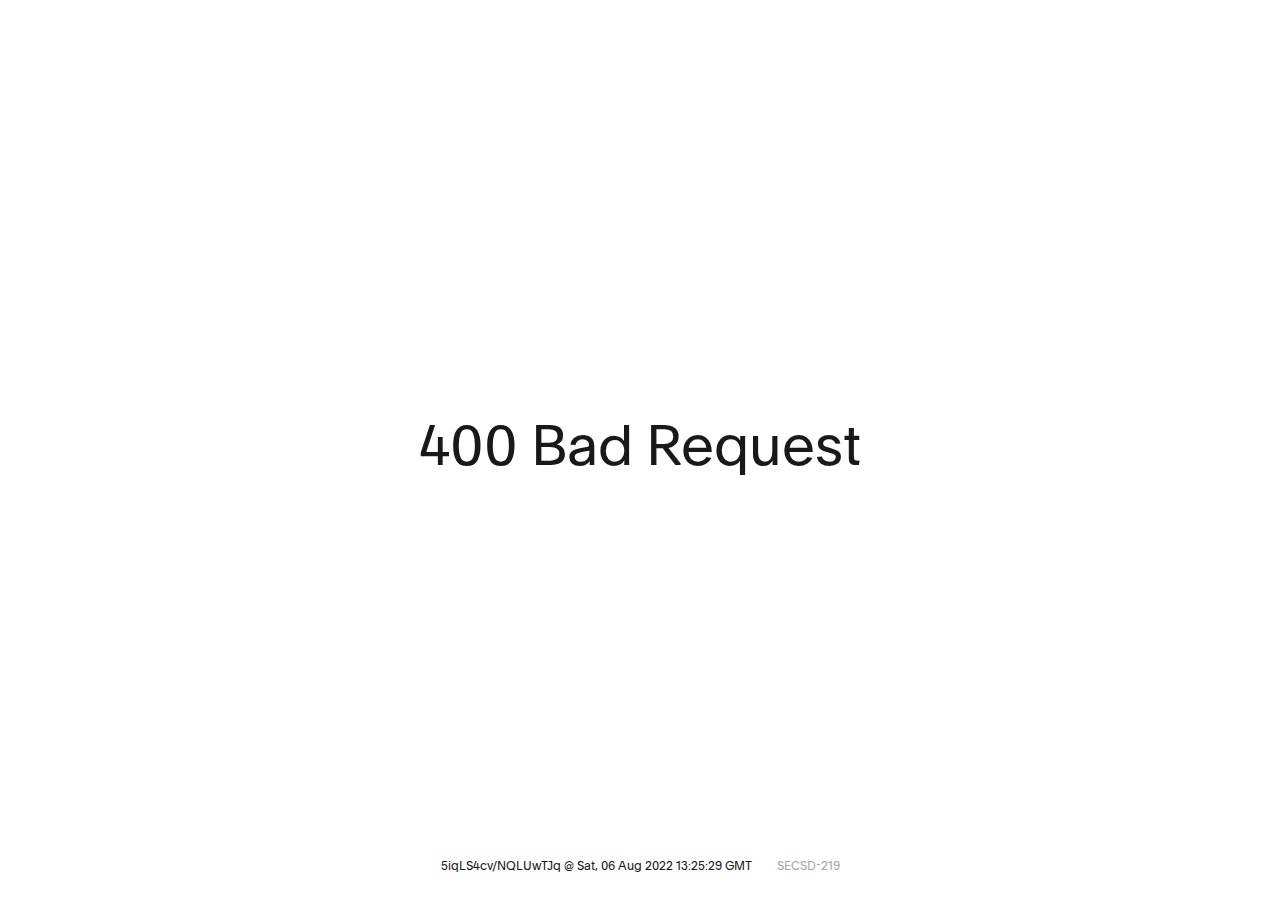
<file: _https_/docs.google.com/forms/d/e/1FAIpQLSdJ2rwk_p4-DRtHx8pBTMIefzvBldrlzFgFi62V2fLVgwiuyQ/viewform6a54.html>
<!DOCTYPE html>
<head>
  <title>400 Bad Request</title>
  <meta name="viewport" content="width=device-width, initial-scale=1">
  <style type="text/css">
  body {
    background: white;
  }

  main {
    position: absolute;
    top: 50%;
    left: 50%;
    transform: translate(-50%, -50%);
    text-align: center;
    min-width: 95vw;
  }

  main h1 {
    font-weight: 300;
    font-size: 4.6em;
    color: #191919;
    margin: 0 0 11px 0;
  }

  main p {
    font-size: 1.4em;
    color: #3a3a3a;
    font-weight: 300;
    line-height: 2em;
    margin: 0;
  }

  main p a {
    color: #3a3a3a;
    text-decoration: none;
    border-bottom: solid 1px #3a3a3a;
  }

  body {
    font-family: "Clarkson", sans-serif;
    font-size: 12px;
  }

  #status-page {
    display: none;
  }

  footer {
    position: absolute;
    bottom: 22px;
    left: 0;
    width: 100%;
    text-align: center;
    line-height: 2em;
  }

  footer span {
    margin: 0 11px;
    font-size: 1em;
    font-weight: 300;
    color: #a9a9a9;
    white-space: nowrap;
  }

  footer span strong {
    font-weight: 300;
    color: #191919;
  }

  @media (max-width: 600px) {
    body {
      font-size: 10px;
    }
  }

  @font-face {
    font-family: 'Clarkson';
    font-weight: 400;
    src: local('?'), url('[data-uri]');
  }
  </style>
</head>
<body>

  <main>
    <h1>400 Bad Request</h1>
    <p id="status-page">Please visit <a href="https://status.squarespace.com">status.squarespace.com</a> for updates</p>
  </main>

  <footer>
    <span><strong>5iqLS4cv/NQLUwTJq @ Sat, 06 Aug 2022 13:25:29 GMT</strong></span>
    <span>SECSD-219</span>
  </footer>

  <script>
    function showStatusPage(){
      var statusCode = 400;
      var statusPageEl = document.getElementById('status-page');

      if(!statusPageEl) { return; }

      if (statusCode && statusCode >= 500 && statusCode <= 599) {
        statusPageEl.style.display = 'block';
      } else {
        statusPageEl.style.display = 'none';
      }
    };
    try {
      showStatusPage();
    } catch (error) {
      console.log(error)
    }
  </script>
</body>
</html>
</file>
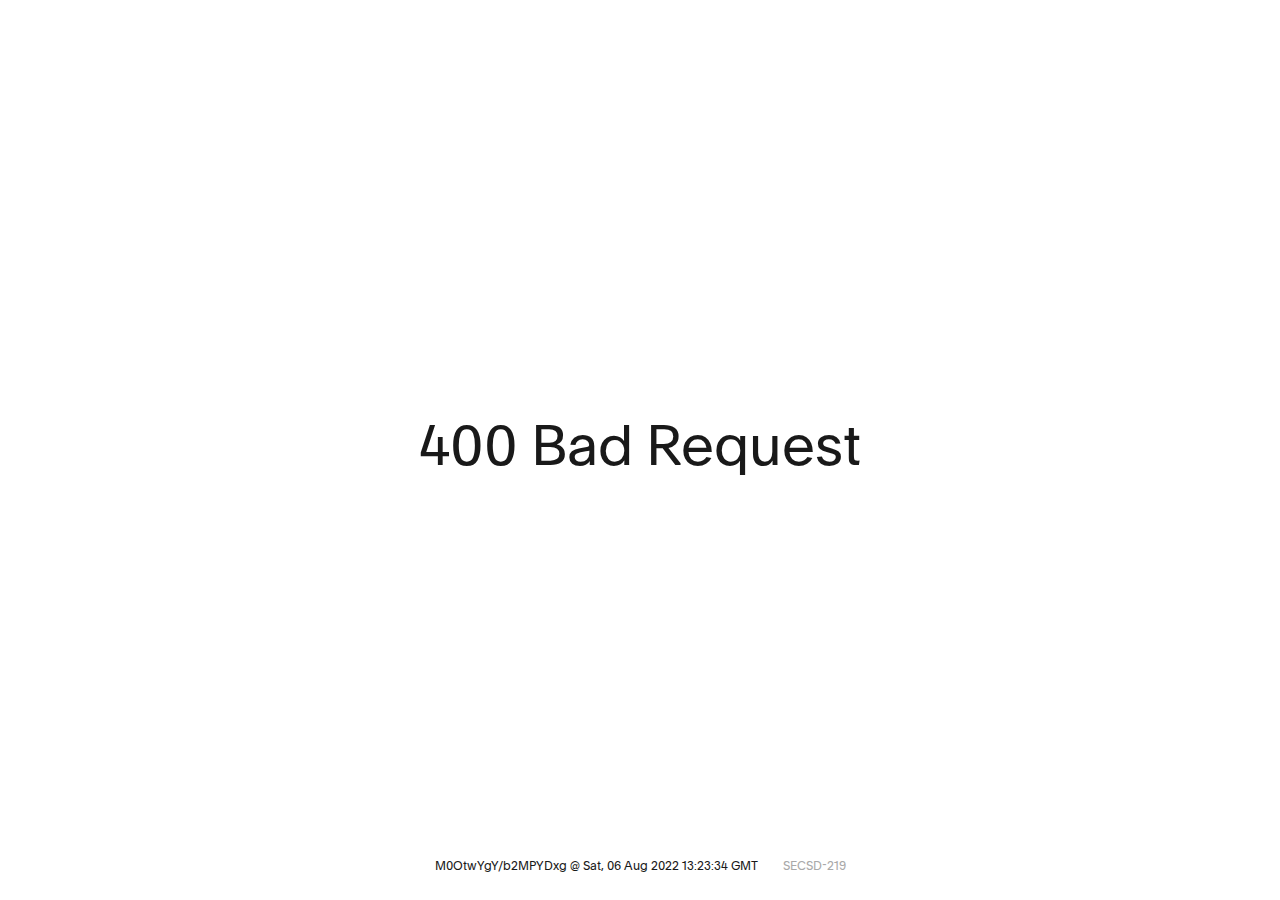
<file: _https_/docs.google.com/forms/d/e/1FAIpQLSfcLaZjeLHhbqyaokTVz5JxJOnqSJVnR4C1TnMgsc2pBBiqhw/viewform2f99.html>
<!DOCTYPE html>
<head>
  <title>400 Bad Request</title>
  <meta name="viewport" content="width=device-width, initial-scale=1">
  <style type="text/css">
  body {
    background: white;
  }

  main {
    position: absolute;
    top: 50%;
    left: 50%;
    transform: translate(-50%, -50%);
    text-align: center;
    min-width: 95vw;
  }

  main h1 {
    font-weight: 300;
    font-size: 4.6em;
    color: #191919;
    margin: 0 0 11px 0;
  }

  main p {
    font-size: 1.4em;
    color: #3a3a3a;
    font-weight: 300;
    line-height: 2em;
    margin: 0;
  }

  main p a {
    color: #3a3a3a;
    text-decoration: none;
    border-bottom: solid 1px #3a3a3a;
  }

  body {
    font-family: "Clarkson", sans-serif;
    font-size: 12px;
  }

  #status-page {
    display: none;
  }

  footer {
    position: absolute;
    bottom: 22px;
    left: 0;
    width: 100%;
    text-align: center;
    line-height: 2em;
  }

  footer span {
    margin: 0 11px;
    font-size: 1em;
    font-weight: 300;
    color: #a9a9a9;
    white-space: nowrap;
  }

  footer span strong {
    font-weight: 300;
    color: #191919;
  }

  @media (max-width: 600px) {
    body {
      font-size: 10px;
    }
  }

  @font-face {
    font-family: 'Clarkson';
    font-weight: 400;
    src: local('?'), url('[data-uri]');
  }
  </style>
</head>
<body>

  <main>
    <h1>400 Bad Request</h1>
    <p id="status-page">Please visit <a href="https://status.squarespace.com">status.squarespace.com</a> for updates</p>
  </main>

  <footer>
    <span><strong>M0OtwYgY/b2MPYDxg @ Sat, 06 Aug 2022 13:23:34 GMT</strong></span>
    <span>SECSD-219</span>
  </footer>

  <script>
    function showStatusPage(){
      var statusCode = 400;
      var statusPageEl = document.getElementById('status-page');

      if(!statusPageEl) { return; }

      if (statusCode && statusCode >= 500 && statusCode <= 599) {
        statusPageEl.style.display = 'block';
      } else {
        statusPageEl.style.display = 'none';
      }
    };
    try {
      showStatusPage();
    } catch (error) {
      console.log(error)
    }
  </script>
</body>
</html>
</file>
<file: assets/css/variables.css>
/**
* Template Name: ZenBlog
* File: variables.css
* Description: Easily customize colors, typography, and other repetitive properties used in the template main stylesheet file main.css
* 
* Template URL: https://bootstrapmade.com/zenblog-bootstrap-blog-template/
* Author: BootstrapMade.com
* License: https://bootstrapmade.com/license/
* 
* Contents:
* 1. ZenBlog template variables 
* 2. Override default Bootstrap variables
* 3. Set color and background class names
*
* Learn more about CSS variables at https://developer.mozilla.org/en-US/docs/Web/CSS/Using_CSS_custom_properties
*/

/*--------------------------------------------------------------
# 1. ZenBlog template variables 
--------------------------------------------------------------*/
:root {

  /* Fonts */
  --font-default: 'EB Garamond', system-ui, -apple-system, "Segoe UI", Roboto, "Helvetica Neue", Arial, "Noto Sans", "Liberation Sans", sans-serif, "Apple Color Emoji", "Segoe UI Emoji", "Segoe UI Symbol", "Noto Color Emoji";
  --font-primary: 'EB Garamond', serif; /*'Playfair Display', serif;*/
  --font-secondary: 'Inter', sans-serif;

  /* Colors */
  /* The *-rgb color names are simply the RGB converted value of the corresponding color for use in the rgba() function */

  /* Default text color */
  --color-default: #212529;
  --color-default-rgb: 33, 37, 41;

  /* Defult links color */
  --color-links: #212529;
  --color-links-hover: #15171a;

  /* Primay colors */
  --color-primary: #212529;
  --color-primary-light: #26282c;
  --color-primary-dark: #0b0c0e;

  --color-primary-rgb: 33, 37, 41;
  --color-primary-light-rgb: 38, 40, 44;
  --color-primary-dark-rgb: 11, 12, 14;

  /* Secondary colors */
  --color-secondary: #596d80;
  --color-secondary-light: #8498aa;
  --color-secondary-dark: #404f5c;

  --color-secondary-rgb: 89, 109, 128;
  --color-secondary-light-rgb: 132, 152, 170;
  --color-secondary-dark-rgb: 64, 79, 92;

  /* General colors */
  --color-blue: #0d6efd;
  --color-blue-rgb: 13, 110, 253;

  --color-indigo: #6610f2;
  --color-indigo-rgb: 102, 16, 242;

  --color-purple: #6f42c1;
  --color-purple-rgb: 111, 66, 193;
  
  --color-pink: #f3268c;
  --color-pink-rgb: 243, 38, 140;

  --color-red: #df1529;
  --color-red-rgb: 223, 21, 4;

  --color-orange: #fd7e14;
  --color-orange-rgb: 253, 126, 20;

  --color-yellow: #ffc107;
  --color-yellow-rgb: 255, 193, 7;

  --color-green: #059652;
  --color-green-rgb: 5, 150, 82;

  --color-teal: #20c997;
  --color-teal-rgb: 32, 201, 151;

  --color-cyan: #0dcaf0;
  --color-cyan-rgb: 13, 202, 240;

  --color-white: #ffffff;
  --color-white-rgb: 255, 255, 255;

  --color-gray: #6c757d;
  --color-gray-rgb: 108, 117, 125;

  --color-black: #000000;
  --color-black-rgb: 0, 0, 0;
}

/*--------------------------------------------------------------
# 2. Override default Bootstrap variables
--------------------------------------------------------------*/
:root {
  --bs-blue: var(--color-blue);
  --bs-indigo: var(--color-indigo);
  --bs-purple: var(--color-purple);
  --bs-pink: var(--color-pink);
  --bs-red: var(--color-red);
  --bs-orange: var(--color-orange);
  --bs-yellow: var(--color-yellow);
  --bs-green: var(--color-green);
  --bs-teal: var(--color-teal);
  --bs-cyan: var(--color-cyan);
  --bs-white: var(--color-white);
  --bs-gray: var(--color-gray);
  --bs-gray-dark: #343a40;
  --bs-gray-100: #f8f9fa;
  --bs-gray-200: #e9ecef;
  --bs-gray-300: #dee2e6;
  --bs-gray-400: #ced4da;
  --bs-gray-500: #adb5bd;
  --bs-gray-600: #6c757d;
  --bs-gray-700: #495057;
  --bs-gray-800: #343a40;
  --bs-gray-900: #212529;
  --bs-primary: var(--color-blue);
  --bs-secondary: var(--color-blue);
  --bs-success: #198754;
  --bs-info: #0dcaf0;
  --bs-warning: #ffc107;
  --bs-danger: #dc3545;
  --bs-light: #f8f9fa;
  --bs-dark: #212529;
  --bs-primary-rgb: var(--color-primary-rgb);
  --bs-secondary-rgb: var(--color-secondary-rgb);
  --bs-success-rgb: 25, 135, 84;
  --bs-info-rgb: 13, 202, 240;
  --bs-warning-rgb: 255, 193, 7;
  --bs-danger-rgb: 220, 53, 69;
  --bs-light-rgb: 248, 249, 250;
  --bs-dark-rgb: 33, 37, 41;
  --bs-white-rgb: var(--color-white-rgb);
  --bs-black-rgb: var(--color-black-rgb);
  --bs-body-color-rgb: var(--color-default-rgb);
  --bs-body-bg-rgb: 255, 255, 255;
  --bs-font-sans-serif: var(--font-default);
  --bs-font-monospace: SFMono-Regular, Menlo, Monaco, Consolas, "Liberation Mono", "Courier New", monospace;
  --bs-gradient: linear-gradient(180deg, rgba(255, 255, 255, 0.15), rgba(255, 255, 255, 0));
  --bs-body-font-family: var(--font-default);
  --bs-body-font-size: 1rem;
  --bs-body-font-weight: 400;
  --bs-body-line-height: 1.5;
  --bs-body-color: var(--color-default);
  --bs-body-bg: #fff;
}

/*--------------------------------------------------------------
# 3. Set color and background class names
--------------------------------------------------------------*/
/* Fonts */
.font-default { font-family: var(--font-default) !important; }
.font-primary { font-family: var(--font-primary) !important;}
.font-secondary { font-family: var(--font-secondary) !important; }

/* Text Colors */
.color-default { color: var(--color-default) !important; }
.color-links { color: var(--color-links) !important; }
.color-links:hover { color: var(--color-links-hover) !important; }
.color-primary { color: var(--color-primary) !important; }
.color-primary-light { color: var(--color-primary-light) !important; }
.color-primary-dark { color: var(--color-primary-dark) !important; }
.color-secondary { color: var(--color-secondary) !important; }
.color-secondary-light { color: var(--color-secondary-light) !important; }
.color-secondary-dark { color: var(--color-secondary-dark) !important; }
.color-blue { color: var(--color-blue) !important; }
.color-indigo { color: var(--color-indigo) !important; }
.color-purple { color: var(--color-purple) !important; }
.color-pink { color: var(--color-pink) !important; }
.color-red { color: var(--color-red) !important; }
.color-orange { color: var(--color-orange) !important; }
.color-yellow { color: var(--color-yellow) !important; }
.color-green { color: var(--color-green) !important; }
.color-teal { color: var(--color-teal) !important; }
.color-cyan { color: var(--color-cyan) !important; }
.color-white { color: var(--color-white) !important; }
.color-gray { color: var(--color-gray) !important; }
.color-black { color: var(--color-black) !important; }

/* Background Colors */
.bg-default { background-color: var(--color-default) !important; }
.bg-primary { background-color: var(--color-primary) !important; }
.bg-primary-light { background-color: var(--color-primary-light) !important; }
.bg-primary-dark { background-color: var(--color-primary-dark) !important; }
.bg-secondary { background-color: var(--color-secondary) !important; }
.bg-secondary-light { background-color: var(--color-secondary-light) !important; }
.bg-secondary-dark { background-color: var(--color-secondary-dark) !important; }
.bg-blue { background-color: var(--color-blue) !important; }
.bg-indigo { background-color: var(--color-indigo) !important; }
.bg-purple { background-color: var(--color-purple) !important; }
.bg-pink { background-color: var(--color-pink) !important; }
.bg-red { background-color: var(--color-red) !important; }
.bg-orange { background-color: var(--color-orange) !important; }
.bg-yellow { background-color: var(--color-yellow) !important; }
.bg-green { background-color: var(--color-green) !important; }
.bg-teal { background-color: var(--color-teal) !important; }
.bg-cyan { background-color: var(--color-cyan) !important; }
.bg-white { background-color: var(--color-white) !important; }
.bg-gray { background-color: var(--color-gray) !important; }
.bg-black { background-color: var(--color-black) !important; }
</file>
<file: assets/css/main.css>
/**
* Template Name: ZenBlog - v1.0.0
* Template URL: https://bootstrapmade.com/zenblog-bootstrap-blog-template/
* Author: BootstrapMade.com
* License: https:///bootstrapmade.com/license/
*/

/**
* Check out variables.css for easy customization of colors, typography, and other repetitive properties
*/
/*--------------------------------------------------------------
# General
--------------------------------------------------------------*/
:root {
  scroll-behavior: smooth;
}

body {
  color: rgba(var(--color-primary-rgb), 1);
}

a {
  color: var(--color-links);
  text-decoration: none;
}

a:hover {
  color: var(--color-links-hover);
  text-decoration: none;
}

h1, h2, h3, h4, h5, h6 {
  font-family: var(--font-primary);
}

#main {
  margin-top: 90px;
}

/*--------------------------------------------------------------
# Sections & Section Header
--------------------------------------------------------------*/
section {
  padding: 40px 0;
  overflow: hidden;
}

.section-header {
  border-bottom: 2px solid var(--color-black);
}
.section-header h2 {
  font-size: 50px;
  color: var(--color-black);
}
.section-header p {
  margin-bottom: 0;
}

/*--------------------------------------------------------------
# Scroll top button
--------------------------------------------------------------*/
.scroll-top {
  position: fixed;
  visibility: hidden;
  opacity: 0;
  right: 15px;
  bottom: 15px;
  z-index: 99999;
  background: var(--color-primary);
  width: 40px;
  height: 40px;
  border-radius: 4px;
  transition: all 0.4s;
}
.scroll-top i {
  font-size: 24px;
  color: #fff;
  line-height: 0;
}
.scroll-top:hover {
  background: rgba(var(--color-primary-rgb), 0.8);
  color: #fff;
}
.scroll-top.active {
  visibility: visible;
  opacity: 1;
}

/*--------------------------------------------------------------
# Page title
--------------------------------------------------------------*/
.page-title {
  font-size: 70px;
  color: var(--color-black);
}

/* Form Input Fieldds */
.form-control:active, .form-control:focus {
  outline: none;
  box-shadow: none;
  border-color: var(--color-black);
}

.btn:active, .btn:focus {
  outline: none;
}
.btn.btn-primary {
  background-color: var(--color-black);
  color: var(--color-white);
  border-color: var(--color-black);
}

/*--------------------------------------------------------------
# Header
--------------------------------------------------------------*/
.header {
  height: 90px;
  transition: all 0.5s;
  z-index: 997;
  background: #f2f2f2;
}
.header.sticked {
  height: 70px;
}
.header .logo img {
  max-height: 40px;
  margin-right: 6px;
}
.header .logo h1 {
  font-size: 30px;
  font-weight: 700;
  color: var(--color-default);
  font-family: var(--font-primary);
}

.search-form-wrap {
  position: absolute;
  right: 0;
  top: 0;
  z-index: 9;
  transition: 0.3s all ease;
  visibility: hidden;
  opacity: 0;
}
.search-form-wrap .search-form {
  position: relative;
}
.search-form-wrap .search-form .form-control {
  width: 300px;
  border: none;
  box-shadow: 0 15px 20px -10px rgba(var(--color-black-rgb), 0.1);
  padding-left: 40px;
  padding-right: 40px;
}
.search-form-wrap .search-form .form-control:active, .search-form-wrap .search-form .form-control:focus {
  outline: none;
  box-shadow: none;
}
.search-form-wrap .search-form .icon {
  position: absolute;
  left: 0;
  top: 7px;
  opacity: 0.5;
  left: 10px;
}
.search-form-wrap .search-form .btn {
  position: absolute;
  top: 2px;
  right: 4px;
  padding: 0;
  margin: 0;
  line-height: 1;
  font-size: 30px;
}
.search-form-wrap .search-form .btn:active, .search-form-wrap .search-form .btn:focus {
  outline: none;
  box-shadow: none;
}
.search-form-wrap.active {
  visibility: visible;
  opacity: 1;
}

section {
  scroll-margin-top: 70px;
}

/*--------------------------------------------------------------
# Desktop Navigation 
--------------------------------------------------------------*/
@media (min-width: 1280px) {
  .navbar {
    padding: 0;
  }
  .navbar ul {
    margin: 0;
    padding: 0;
    display: flex;
    list-style: none;
    align-items: center;
  }
  .navbar li {
    position: relative;
  }
  .navbar a, .navbar a:focus {
    display: flex;
    align-items: center;
    justify-content: space-between;
    padding: 10px 0 10px 30px;
    font-family: var(--font-default);
    font-size: 16px;
    font-weight: 500;
    color: rgba(var(--color-default-rgb), 1);
    white-space: nowrap;
    transition: 0.3s;
  }
  .navbar a i, .navbar a:focus i {
    font-size: 12px;
    line-height: 0;
    margin-left: 5px;
  }
  .navbar a:hover, .navbar .active, .navbar .active:focus, .navbar li:hover > a {
    color: var(--color-default);
  }
  .navbar .getstarted, .navbar .getstarted:focus {
    background: var(--color-primary);
    padding: 8px 20px;
    margin-left: 30px;
    border-radius: 4px;
    color: var(--color-white);
  }
  .navbar .getstarted:hover, .navbar .getstarted:focus:hover {
    color: var(--color-white);
    background: rgba(var(--color-primary-rgb), 0.8);
  }
  .navbar .dropdown ul {
    display: block;
    position: absolute;
    left: 14px;
    top: calc(100% + 30px);
    margin: 0;
    padding: 10px 0;
    z-index: 99;
    opacity: 0;
    visibility: hidden;
    background: var(--color-white);
    box-shadow: 0px 0px 30px rgba(127, 137, 161, 0.25);
    transition: 0.3s;
    border-radius: 4px;
  }
  .navbar .dropdown ul li {
    min-width: 200px;
  }
  .navbar .dropdown ul a {
    padding: 10px 20px;
    font-size: 15px;
    text-transform: none;
    font-weight: 400;
  }
  .navbar .dropdown ul a i {
    font-size: 12px;
  }
  .navbar .dropdown ul a:hover, .navbar .dropdown ul .active:hover, .navbar .dropdown ul li:hover > a {
    color: var(--color-primary);
  }
  .navbar .dropdown:hover > ul {
    opacity: 1;
    top: 100%;
    visibility: visible;
  }
  .navbar .dropdown .dropdown ul {
    top: 0;
    left: calc(100% - 30px);
    visibility: hidden;
  }
  .navbar .dropdown .dropdown:hover > ul {
    opacity: 1;
    top: 0;
    left: 100%;
    visibility: visible;
  }
}
@media (min-width: 1280px) and (max-width: 1366px) {
  .navbar .dropdown .dropdown ul {
    left: -90%;
  }
  .navbar .dropdown .dropdown:hover > ul {
    left: -100%;
  }
}
.mobile-nav-toggle {
  display: none;
}

/*--------------------------------------------------------------
# Mobile Navigation
--------------------------------------------------------------*/
@media (max-width: 1279px) {
  .navbar {
    padding: 0;
    z-index: 9997;
  }
  .navbar ul {
    display: none;
    position: absolute;
    inset: 55px 15px 15px 15px;
    padding: 10px 0;
    margin: 0;
    border-radius: 10px;
    background-color: var(--color-white);
    overflow-y: auto;
    transition: 0.3s;
    z-index: 9998;
  }
  .navbar a, .navbar a:focus {
    display: flex;
    align-items: center;
    justify-content: space-between;
    padding: 10px 20px;
    font-family: var(--font-primary);
    font-size: 15px;
    font-weight: 600;
    color: var(--color-primary);
    white-space: nowrap;
    transition: 0.3s;
  }
  .navbar a i, .navbar a:focus i {
    font-size: 12px;
    line-height: 0;
    margin-left: 5px;
  }
  .navbar a:hover, .navbar .active, .navbar .active:focus, .navbar li:hover > a {
    color: var(--color-primary);
  }
  .navbar .dropdown ul, .navbar .dropdown .dropdown ul {
    position: static;
    display: none;
    z-index: 99;
    padding: 10px 0;
    margin: 10px 20px;
    background: var(--color-white);
    transition: all 0.5s ease-in-out;
    box-shadow: 0px 0px 30px rgba(var(--color-black-rgb), 0.1);
  }
  .navbar .dropdown > .dropdown-active, .navbar .dropdown .dropdown > .dropdown-active {
    display: block;
  }

  .mobile-nav-toggle {
    display: inline-block;
    color: var(--color-secondary);
    font-size: 28px;
    cursor: pointer;
    line-height: 0;
    transition: 0.5s;
  }
  .mobile-nav-toggle.bi-x {
    color: var(--color-black);
  }

  .mobile-nav-active {
    overflow: hidden;
  }
  .mobile-nav-active .mobile-nav-toggle {
    position: fixed;
    top: 15px;
    right: 15px;
    z-index: 9999;
    color: var(--color-white);
  }
  .mobile-nav-active .navbar {
    position: fixed;
    overflow: hidden;
    inset: 0;
    background: rgba(var(--color-black-rgb), 0.6);
    transition: 0.3s;
  }
  .mobile-nav-active .navbar > ul {
    display: block;
  }
}
/*--------------------------------------------------------------
# Posts
--------------------------------------------------------------*/
.post-entry-1 {
  margin-bottom: 30px;
}
.post-entry-1 img {
  margin-bottom: 30px;
}
.post-entry-1 h2 {
  margin-bottom: 20px;
  font-size: 20px;
  font-weight: 500;
  line-height: 1.2;
  font-weight: 500;
}
.post-entry-1 h2 a {
  color: var(--color-black);
}
.post-entry-1.lg h2 {
  font-size: 40px;
  line-height: 1;
}

.post-meta {
  font-size: 11px;
  letter-spacing: 0.07rem;
  text-transform: uppercase;
  font-weight: 600;
  font-family: var(--font-secondary);
  color: rgba(var(--color-black-rgb), 0.4);
  margin-bottom: 10px;
}

@media (max-width: 768px) {
  .custom-border {
    border: none !important;
  }
}

.author .photo {
  margin-right: 10px;
}
.author .photo img {
  width: 40px;
  border-radius: 50%;
  margin-bottom: 0;
}
.author .name h3 {
  margin: 0;
  padding: 0;
  font-size: 15px;
  font-family: var(--font-secondary);
}

.trending {
  border: 1px solid rgba(var(--color-black-rgb), 0.1);
}
.trending > h3 {
  color: var(--color-black);
  padding: 20px;
  border-bottom: 1px solid rgba(var(--color-black-rgb), 0.1);
}
.trending .trending-post {
  padding: 0;
  margin: 0;
}
.trending .trending-post li {
  padding: 0;
  margin: 0;
  list-style: none;
  display: block;
}
.trending .trending-post li a {
  display: block;
  padding: 20px;
  border-bottom: 1px solid rgba(var(--color-black-rgb), 0.1);
  position: relative;
  overflow: hidden;
}
.trending .trending-post li a .number {
  position: absolute;
  z-index: -1;
  font-size: 5rem;
  left: -10px;
  top: -20px;
  font-weight: 700;
  color: rgba(var(--color-black-rgb), 0.05);
}
.trending .trending-post li a h3 {
  font-size: 18px;
  color: rgba(var(--color-black-rgb), 0.9);
}
.trending .trending-post li a .author {
  color: rgba(var(--color-black-rgb), 0.7);
  font-weight: 500;
}
.trending .trending-post li a:hover h3 {
  color: rgba(var(--color-black-rgb), 1);
}
.trending .trending-post li:last-child a {
  border-bottom: none;
}

.post-entry-2 {
  margin-bottom: 30px;
}
.post-entry-2 .post-meta {
  font-size: 11px;
  letter-spacing: 0.07rem;
  text-transform: uppercase;
  font-weight: 600;
  font-family: var(--font-secondary);
  color: rgba(var(--color-black-rgb), 0.4);
  margin-bottom: 10px;
}
.post-entry-2 .author {
  color: rgba(var(--color-black-rgb), 0.7);
  font-weight: 500;
  margin-bottom: 20px;
  display: block;
}
.post-entry-2 .thumbnail {
  flex: 0 0 65%;
}
@media (max-width: 960px) {
  .post-entry-2 .thumbnail {
    flex: 0 0 100%;
    margin-bottom: 20px;
  }
}
.post-entry-2.half .thumbnail {
  flex: 0 0 50%;
}
@media (max-width: 768px) {
  .post-entry-2.half .thumbnail {
    flex: 0 0 100%;
    margin-bottom: 20px;
  }
}
.post-entry-2.small-img .thumbnail {
  flex: 0 0 30%;
}
@media (max-width: 768px) {
  .post-entry-2.small-img .thumbnail {
    flex: 0 0 100%;
    margin-bottom: 20px;
  }
}

.img-bg {
  height: 500px;
  background-size: cover;
  background-repeat: no-repeat;
  position: relative;
  background-position: center center;
}
@media (max-width: 768px) {
  .img-bg {
    height: 400px;
  }
}
.img-bg:before {
  position: absolute;
  content: "";
  background: black;
  background: linear-gradient(0deg, black 0%, rgba(0, 0, 0, 0) 100%);
  opacity: 0.5;
  bottom: 0;
  left: 0;
  right: 0;
  z-index: 1;
  top: 0;
}
.img-bg .img-bg-inner {
  position: relative;
  z-index: 2;
  max-width: 700px;
  position: relative;
  padding-left: 100px;
  padding-right: 100px;
  margin-bottom: 50px;
}
@media (max-width: 768px) {
  .img-bg .img-bg-inner {
    padding-left: 30px;
    padding-right: 30px;
    margin-bottom: 50px;
  }
}
.img-bg .img-bg-inner h2, .img-bg .img-bg-inner p {
  color: var(--color-white);
}
@media (max-width: 500px) {
  .img-bg .img-bg-inner p {
    display: none;
  }
}

.custom-swiper-button-next,
.custom-swiper-button-prev {
  position: absolute;
  top: 50%;
  transform: translateY(-50%);
  z-index: 9;
}
@media (max-width: 768px) {
  .custom-swiper-button-next,
.custom-swiper-button-prev {
    display: none;
  }
}
.custom-swiper-button-next span,
.custom-swiper-button-prev span {
  font-size: 20px;
  color: rgba(var(--color-white-rgb), 0.7);
  transition: 0.3s all ease;
}
.custom-swiper-button-next:hover span, .custom-swiper-button-next:focus span,
.custom-swiper-button-prev:hover span,
.custom-swiper-button-prev:focus span {
  color: rgba(var(--color-white-rgb), 1);
}

.custom-swiper-button-next {
  right: 40px;
}

.custom-swiper-button-prev {
  left: 40px;
}

.swiper-pagination .swiper-pagination-bullet {
  background-color: rgba(var(--color-white-rgb), 0.8);
}
.swiper-pagination .swiper-pagination-bullet-active {
  background-color: rgba(var(--color-white-rgb), 1);
}

.more {
  font-family: var(--font-secondary);
  text-transform: uppercase;
  font-size: 12px;
  font-weight: 500;
  position: relative;
  display: inline-block;
  padding-bottom: 5px;
}
.more:before {
  content: "";
  position: absolute;
  height: 2px;
  left: 0;
  right: 0;
  bottom: 0;
  background: var(--color-black);
}

.post-content {
  padding-left: 10%;
  padding-right: 10%;
}
@media (max-width: 768px) {
  .post-content {
    padding-left: 15px;
    padding-right: 15px;
  }
}
.post-content .firstcharacter {
  float: left;
  font-family: Georgia;
  font-size: 75px;
  line-height: 60px;
  padding-top: 4px;
  padding-right: 8px;
  padding-left: 3px;
}
.post-content figure {
  position: relative;
  left: 52%;
  min-width: 990px;
  transform: translateX(-50%);
}
@media (max-width: 1255px) {
  .post-content figure {
    min-width: auto;
    left: auto !important;
    transform: none;
  }
}
.post-content figure figcaption {
  font-family: var(--font-secondary);
  font-size: 14px;
  padding: 10px 0 0 0;
}

.aside-title, .category-title {
  text-transform: uppercase;
  letter-spacing: 0.1rem;
  font-size: 14px;
  font-weight: 700;
  margin-bottom: 30px;
  border-bottom: 2px solid var(--color-black);
}

.category-title {
  border-bottom: none;
}

.custom-pagination a {
  display: inline-block;
  width: 40px;
  height: 40px;
  line-height: 40px;
  text-align: center;
  border-radius: 50%;
  font-family: var(--font-secondary);
  margin: 5px;
  transition: 0.3s all ease;
}
.custom-pagination a.active {
  background: var(--color-black);
  color: var(--color-white);
}
.custom-pagination a.active:hover {
  background: rgba(var(--color-black-rgb), 0.9);
}
.custom-pagination a:hover {
  background: rgba(var(--color-black-rgb), 0.1);
}
.custom-pagination a.prev, .custom-pagination a.next {
  width: auto !important;
  border-radius: 4px;
  padding-left: 10px;
  padding-right: 10px;
}
.custom-pagination a.prev:hover, .custom-pagination a.next:hover {
  background: rgba(var(--color-black-rgb), 0.1);
}

/* custom tab nav on sidebar */
.aside-block {
  margin-bottom: 30px;
}
.aside-block .custom-tab-nav .nav-item {
  display: inline-block;
}
.aside-block .custom-tab-nav .nav-item button {
  color: var(--color-black);
  text-transform: uppercase;
  font-size: 12px;
  font-weight: 700;
  letter-spacing: 2px;
  border-radius: 0;
  padding-left: 0;
  padding-right: 0;
  margin-right: 20px;
}
.aside-block .custom-tab-nav .nav-item button.active {
  background-color: var(--color-black) !important;
  background-color: transparent !important;
  color: var(--color-black);
  border-bottom: 2px solid var(--color-black);
}

.link-video {
  position: relative;
}
.link-video span {
  top: 50%;
  left: 50%;
  transform: translate(-50%, -50%);
  position: absolute;
  width: 50px;
  height: 50px;
  line-height: 50px;
  border-radius: 50%;
  text-align: center;
  display: inline-block;
  background-color: rgba(var(--color-black-rgb), 0.2);
  color: var(--color-white);
}

.aside-links li {
  margin-bottom: 10px;
  padding-bottom: 10px;
  border-bottom: 1px solid rgba(var(--color-black-rgb), 0.1);
}
.aside-links li a {
  display: block;
  color: rgba(var(--color-black-rgb), 0.7);
}
.aside-links li a:hover, .aside-links li a:focus {
  color: rgba(var(--color-black-rgb), 1);
}

.aside-tags li {
  display: inline-block;
}
.aside-tags li a {
  display: inline-block;
  color: rgba(var(--color-black-rgb), 0.7);
  padding: 7px 10px;
  border: 1px solid rgba(var(--color-black-rgb), 0.1);
  margin-bottom: 3px;
  transition: 0.3s all ease;
}
.aside-tags li a:hover, .aside-tags li a:focus {
  color: rgba(var(--color-black-rgb), 1);
  border: 1px solid rgba(var(--color-black-rgb), 0.5);
}

/*--------------------------------------------------------------
# Comments
--------------------------------------------------------------*/
.comment {
  /* Font not working in <textarea> for this version of bs */
}
.comment .avatar {
  position: relative;
  display: inline-block;
  width: 3rem;
  height: 3rem;
}
.comment .avatar-img,
.comment .avatar-initials,
.comment .avatar-placeholder {
  width: 100%;
  height: 100%;
  border-radius: inherit;
}
.comment .avatar-img {
  display: block;
  -o-object-fit: cover;
  object-fit: cover;
}
.comment .avatar-initials {
  position: absolute;
  top: 0;
  left: 0;
  display: flex;
  align-items: center;
  justify-content: center;
  color: var(--color-white);
  line-height: 0;
  background-color: rgba(var(--color-black-rgba), 0.1);
}
.comment .avatar-placeholder {
  position: absolute;
  top: 0;
  left: 0;
  background: rgba(var(--color-black-rgba), 0.1) url("data:image/svg+xml,%3csvg xmlns='http://www.w3.org/2000/svg' viewBox='0 0 20 20'%3e%3cpath fill='%23fff' d='M10 9a3 3 0 100-6 3 3 0 000 6zm-7 9a7 7 0 1114 0H3z'/%3e%3c/svg%3e") no-repeat center/1.75rem;
}
.comment .avatar-indicator {
  position: absolute;
  right: 0;
  bottom: 0;
  width: 20%;
  height: 20%;
  display: block;
  background-color: rgba(var(--color-black-rgba), 0.1);
  border-radius: 50%;
}
.comment .avatar-group {
  display: inline-flex;
}
.comment .avatar-group .avatar + .avatar {
  margin-left: -0.75rem;
}
.comment .avatar-group .avatar:hover {
  z-index: 1;
}
.comment .avatar-sm,
.comment .avatar-group-sm > .avatar {
  width: 2.125rem;
  height: 2.125rem;
  font-size: 1rem;
}
.comment .avatar-sm .avatar-placeholder,
.comment .avatar-group-sm > .avatar .avatar-placeholder {
  background-size: 1.25rem;
}
.comment .avatar-group-sm > .avatar + .avatar {
  margin-left: -0.53125rem;
}
.comment .avatar-lg,
.comment .avatar-group-lg > .avatar {
  width: 4rem;
  height: 4rem;
  font-size: 1.5rem;
}
.comment .avatar-lg .avatar-placeholder,
.comment .avatar-group-lg > .avatar .avatar-placeholder {
  background-size: 2.25rem;
}
.comment .avatar-group-lg > .avatar + .avatar {
  margin-left: -1rem;
}
.comment .avatar-light .avatar-indicator {
  box-shadow: 0 0 0 2px rgba(var(--color-white-rgba), 0.75);
}
.comment .avatar-group-light > .avatar {
  box-shadow: 0 0 0 2px rgba(var(--color-white-rgba), 0.75);
}
.comment .avatar-dark .avatar-indicator {
  box-shadow: 0 0 0 2px rgba(var(--color-black-rgba), 0.25);
}
.comment .avatar-group-dark > .avatar {
  box-shadow: 0 0 0 2px rgba(var(--color-black-rgba), 0.25);
}
.comment textarea {
  font-family: inherit;
}
.comment .comment-replies-title,
.comment .comment-title {
  text-transform: uppercase;
  color: var(--color-black) !important;
  letter-spacing: 0.1rem;
  font-size: 14px;
  font-weight: 600;
  margin-bottom: 30px;
}
.comment .comment-meta .text-muted,
.comment .reply-meta .text-muted {
  font-family: var(--font-secondary);
  font-size: 12px;
}

/*--------------------------------------------------------------
# Contact
--------------------------------------------------------------*/
.contact .info-item {
  text-align: center;
}
.contact .info-item i {
  font-size: 48px;
  display: inline-block;
  margin-bottom: 10px;
  color: var(--color-primary);
}
.contact .info-item address, .contact .info-item p {
  margin-bottom: 0;
}
.contact .info-item h3 {
  font-size: 16px;
  margin-bottom: 15px;
  font-weight: bold;
  letter-spacing: 0.1rem;
  text-transform: uppercase;
  color: var(--color-primary);
}
.contact .info-item a:hover {
  color: var(--color-primary);
}
@media (min-width: 768px) {
  .contact .info-item-borders {
    border-left: 1px solid rgba(var(--color-secondary-rgb), 0.2);
    border-right: 1px solid rgba(var(--color-secondary-rgb), 0.2);
  }
}
.contact .php-email-form {
  box-shadow: 0 0 30px rgba(var(--color-black-rgb), 0.1);
  padding: 30px;
  background: var(--color-white);
}
@media (max-width: 640px) {
  .contact .php-email-form {
    padding: 20px;
  }
}
.contact .php-email-form .error-message {
  display: none;
  color: var(--color-white);
  background: var(--color-red);
  text-align: left;
  padding: 15px;
  font-weight: 600;
}
.contact .php-email-form .error-message br + br {
  margin-top: 25px;
}
.contact .php-email-form .sent-message {
  display: none;
  color: var(--color-white);
  background: var(--color-green);
  text-align: center;
  padding: 15px;
  font-weight: 600;
}
.contact .php-email-form .loading {
  display: none;
  background: var(--color-white);
  text-align: center;
  padding: 15px;
}
.contact .php-email-form .loading:before {
  content: "";
  display: inline-block;
  border-radius: 50%;
  width: 24px;
  height: 24px;
  margin: 0 10px -6px 0;
  border: 3px solid var(--color-green);
  border-top-color: var(--color-white);
  -webkit-animation: animate-loading 1s linear infinite;
  animation: animate-loading 1s linear infinite;
}
.contact .php-email-form .form-group {
  margin-bottom: 20px;
}
.contact .php-email-form input, .contact .php-email-form textarea {
  padding: 10px 14px;
  border-radius: 0;
  box-shadow: none;
  font-size: 15px;
}
.contact .php-email-form input::focus, .contact .php-email-form textarea::focus {
  background-color: var(--color-primary);
}
.contact .php-email-form button[type=submit] {
  background: var(--color-primary);
  border: 0;
  padding: 10px 30px;
  color: #fff;
  transition: 0.4s;
  cursor: pointer;
}
.contact .php-email-form button[type=submit]:hover {
  background: rgba(var(--color-primary-rgb), 0.8);
}
@-webkit-keyframes animate-loading {
  0% {
    transform: rotate(0deg);
  }
  100% {
    transform: rotate(360deg);
  }
}
@keyframes animate-loading {
  0% {
    transform: rotate(0deg);
  }
  100% {
    transform: rotate(360deg);
  }
}

/*--------------------------------------------------------------
# Footer
--------------------------------------------------------------*/
.footer {
  overflow: hidden;
  background: rgba(var(--color-black-rgb), 0.9);
  font-size: 16px;
  color: rgba(var(--color-white-rgb), 0.7);
}
.footer .footer-content {
  padding: 60px 0;
}
.footer a.footer-link-more {
  color: rgba(var(--color-white-rgb), 0.7);
  display: inline-block;
  position: relative;
}
.footer a.footer-link-more:before {
  content: "";
  position: absolute;
  bottom: 0;
  left: 0;
  right: 0;
  height: 1px;
  background: var(--color-white);
}
.footer a.footer-link-more:hover {
  color: rgba(var(--color-white-rgb), 1);
}
.footer .footer-heading {
  color: var(--color-white);
  margin-bottom: 20px;
  padding-bottom: 10px;
  font-size: 18px;
}
.footer .footer-blog-entry li {
  margin-bottom: 20px;
  display: block;
}
.footer .footer-blog-entry li a .post-meta {
  font-size: 10px;
  letter-spacing: 0.07rem;
  text-transform: uppercase;
  font-weight: 400;
  font-family: var(--font-secondary);
  color: rgba(var(--color-white-rgb), 0.4);
  margin-bottom: 0px;
}
.footer .footer-blog-entry li a img {
  flex: 0 0 50px;
  width: 50px;
}
.footer .footer-links li {
  margin-bottom: 10px;
}
.footer .footer-links li a {
  color: rgba(var(--color-white-rgb), 0.7);
}
.footer .footer-links li a:hover, .footer .footer-links li a:focus {
  color: rgba(var(--color-white-rgb), 1);
}
.footer .footer-legal {
  background: var(--color-black);
  padding: 40px 0;
}
.footer .footer-legal .social-links a {
  text-align: center;
  display: inline-block;
  width: 40px;
  height: 40px;
  background-color: rgba(var(--color-white-rgb), 0.09);
  border-radius: 50%;
  color: var(--color-white);
  line-height: 40px;
}
.footer .footer-legal .social-links a:hover {
  background-color: rgba(var(--color-white-rgb), 0.2);
}
.footer .copyright strong {
  font-weight: 400;
}
.footer .credits {
  padding-top: 6px;
  font-size: 13px;
}
.footer .credits a {
  color: var(--color-white);
}
</file>
